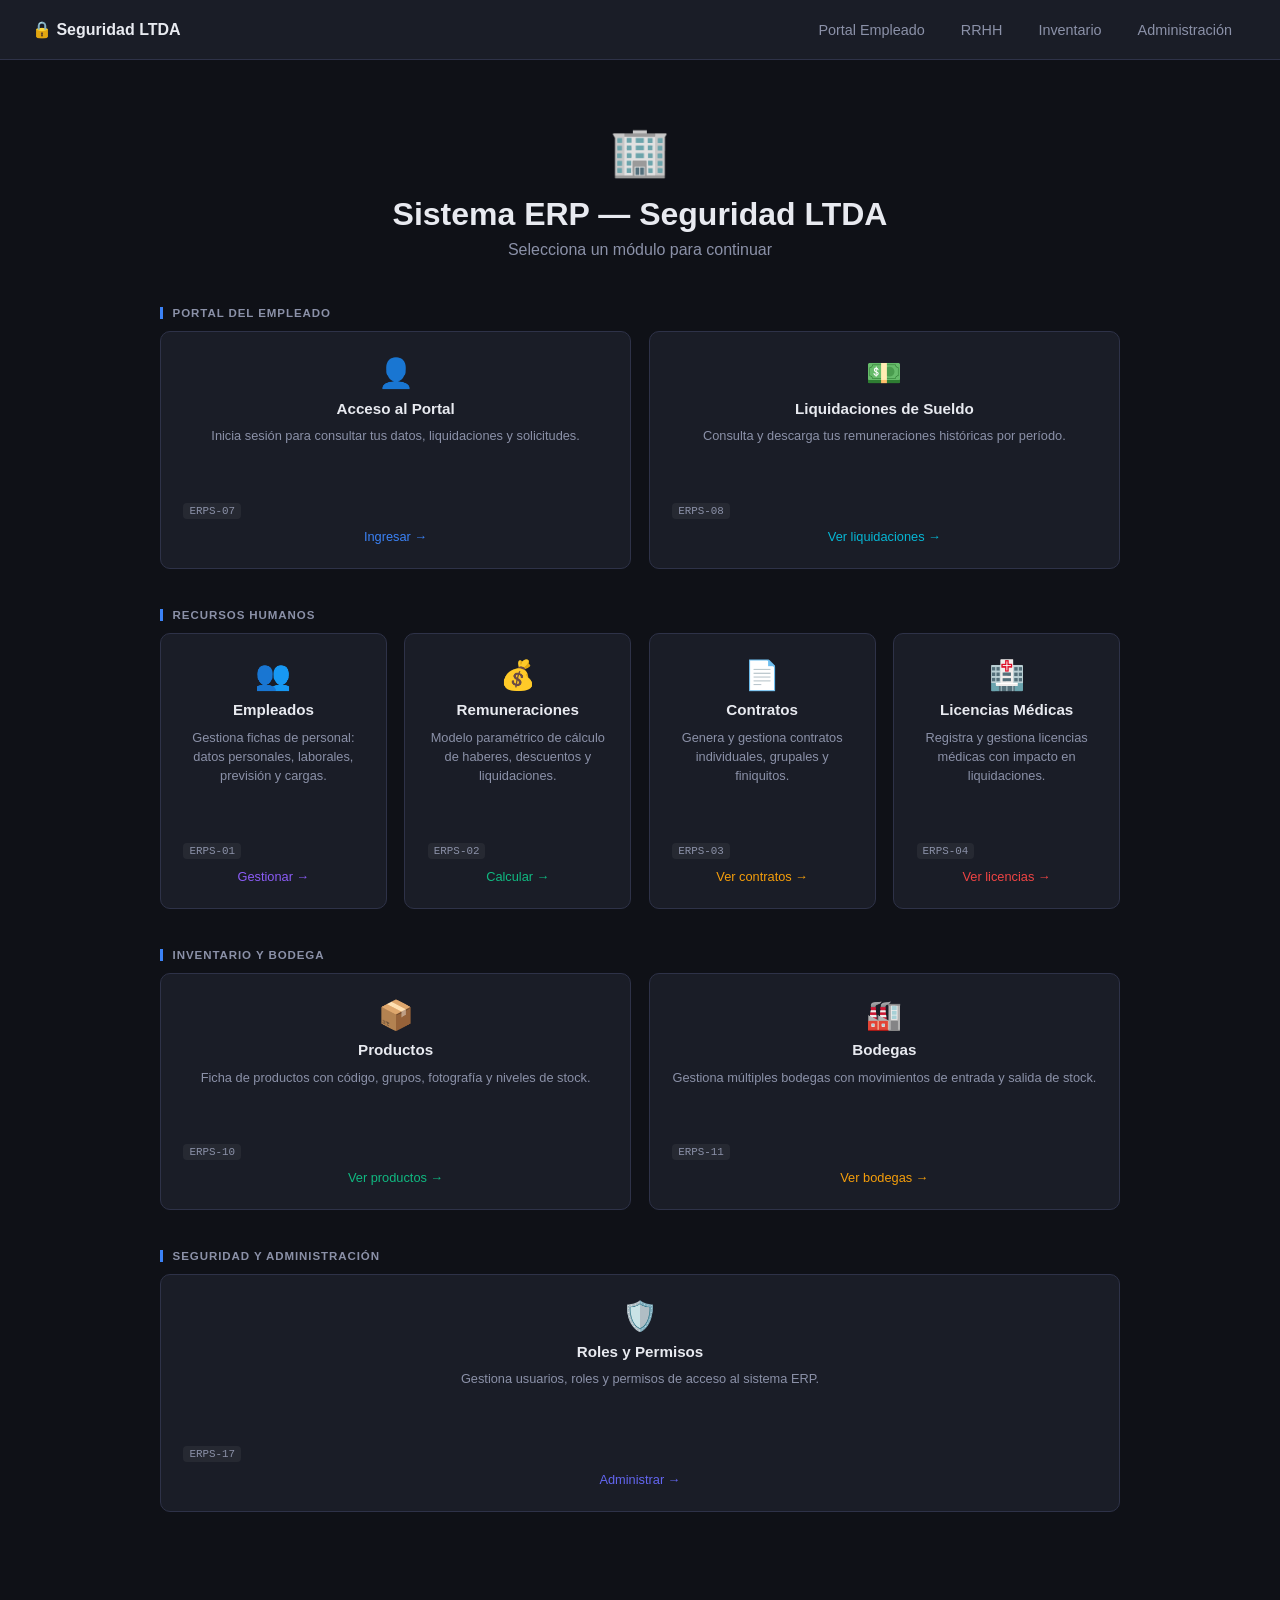
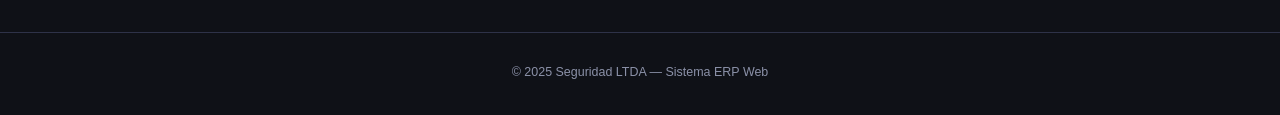
<file: index.html>
<!DOCTYPE html>
<html lang="es">
<head>
  <meta charset="UTF-8" />
  <meta name="viewport" content="width=device-width, initial-scale=1.0" />
  <title>ERP — Seguridad LTDA</title>
  <link rel="stylesheet" href="styles.css">
</head>
<body>

  <nav class="navbar">
    <a class="navbar-brand" href="index.html">🔒 Seguridad LTDA</a>
    <ul class="navbar-nav">
      <li><a href="modulos/portal empleado/ERPS 7/login.html">Portal Empleado</a></li>
      <li><a href="modulos/rrss/ERPS 1/crudempleado.html">RRHH</a></li>
      <li><a href="modulos/inventario/ERPS 10/productos.html">Inventario</a></li>
      <li><a href="modulos/seguridad y administracion/ERPS 17/index.html">Administración</a></li>
    </ul>
  </nav>

  <section class="hero">
    <div class="hero-icon">🏢</div>
    <h1>Sistema ERP — Seguridad LTDA</h1>
    <p>Selecciona un módulo para continuar</p>

    <!-- Portal Empleado -->
    <div class="section-label">Portal del Empleado</div>
    <div class="modules-grid">
      <a class="module-card" style="--card-accent:#3b82f6"
         href="modulos/portal empleado/ERPS 7/login.html">
        <div class="module-icon">👤</div>
        <h3>Acceso al Portal</h3>
        <p>Inicia sesión para consultar tus datos, liquidaciones y solicitudes.</p>
        <span class="module-erps">ERPS-07</span>
        <span class="module-arrow">Ingresar →</span>
      </a>
      <a class="module-card" style="--card-accent:#06b6d4"
         href="modulos/portal empleado/ERPS 8/crudliquidaciones.html">
        <div class="module-icon">💵</div>
        <h3>Liquidaciones de Sueldo</h3>
        <p>Consulta y descarga tus remuneraciones históricas por período.</p>
        <span class="module-erps">ERPS-08</span>
        <span class="module-arrow">Ver liquidaciones →</span>
      </a>
    </div>

    <!-- Recursos Humanos -->
    <div class="section-label">Recursos Humanos</div>
    <div class="modules-grid">
      <a class="module-card" style="--card-accent:#8b5cf6"
         href="modulos/rrss/ERPS 1/crudempleado.html">
        <div class="module-icon">👥</div>
        <h3>Empleados</h3>
        <p>Gestiona fichas de personal: datos personales, laborales, previsión y cargas.</p>
        <span class="module-erps">ERPS-01</span>
        <span class="module-arrow">Gestionar →</span>
      </a>
      <a class="module-card" style="--card-accent:#10b981"
         href="modulos/inventario/ERPS 2/liquidacion.html">
        <div class="module-icon">💰</div>
        <h3>Remuneraciones</h3>
        <p>Modelo paramétrico de cálculo de haberes, descuentos y liquidaciones.</p>
        <span class="module-erps">ERPS-02</span>
        <span class="module-arrow">Calcular →</span>
      </a>
      <a class="module-card" style="--card-accent:#f59e0b"
         href="modulos/rrss/ERPS 3/crudcontratos.html">
        <div class="module-icon">📄</div>
        <h3>Contratos</h3>
        <p>Genera y gestiona contratos individuales, grupales y finiquitos.</p>
        <span class="module-erps">ERPS-03</span>
        <span class="module-arrow">Ver contratos →</span>
      </a>
      <a class="module-card" style="--card-accent:#ef4444"
         href="modulos/rrss/ERPS 4/crudlicenciamedica.html">
        <div class="module-icon">🏥</div>
        <h3>Licencias Médicas</h3>
        <p>Registra y gestiona licencias médicas con impacto en liquidaciones.</p>
        <span class="module-erps">ERPS-04</span>
        <span class="module-arrow">Ver licencias →</span>
      </a>
    </div>

    <!-- Inventario -->
    <div class="section-label">Inventario y Bodega</div>
    <div class="modules-grid">
      <a class="module-card" style="--card-accent:#10b981"
         href="modulos/inventario/ERPS 10/productos.html">
        <div class="module-icon">📦</div>
        <h3>Productos</h3>
        <p>Ficha de productos con código, grupos, fotografía y niveles de stock.</p>
        <span class="module-erps">ERPS-10</span>
        <span class="module-arrow">Ver productos →</span>
      </a>
      <a class="module-card" style="--card-accent:#f59e0b"
         href="modulos/inventario/ERPS 11/bodegas.html">
        <div class="module-icon">🏭</div>
        <h3>Bodegas</h3>
        <p>Gestiona múltiples bodegas con movimientos de entrada y salida de stock.</p>
        <span class="module-erps">ERPS-11</span>
        <span class="module-arrow">Ver bodegas →</span>
      </a>
    </div>

    <!-- Seguridad -->
    <div class="section-label">Seguridad y Administración</div>
    <div class="modules-grid">
      <a class="module-card" style="--card-accent:#6366f1"
         href="modulos/seguridad y administracion/ERPS 17/index.html">
        <div class="module-icon">🛡️</div>
        <h3>Roles y Permisos</h3>
        <p>Gestiona usuarios, roles y permisos de acceso al sistema ERP.</p>
        <span class="module-erps">ERPS-17</span>
        <span class="module-arrow">Administrar →</span>
      </a>
    </div>

  </section>

  <footer class="footer">© 2025 Seguridad LTDA — Sistema ERP Web</footer>

</body>
</html>
</file>
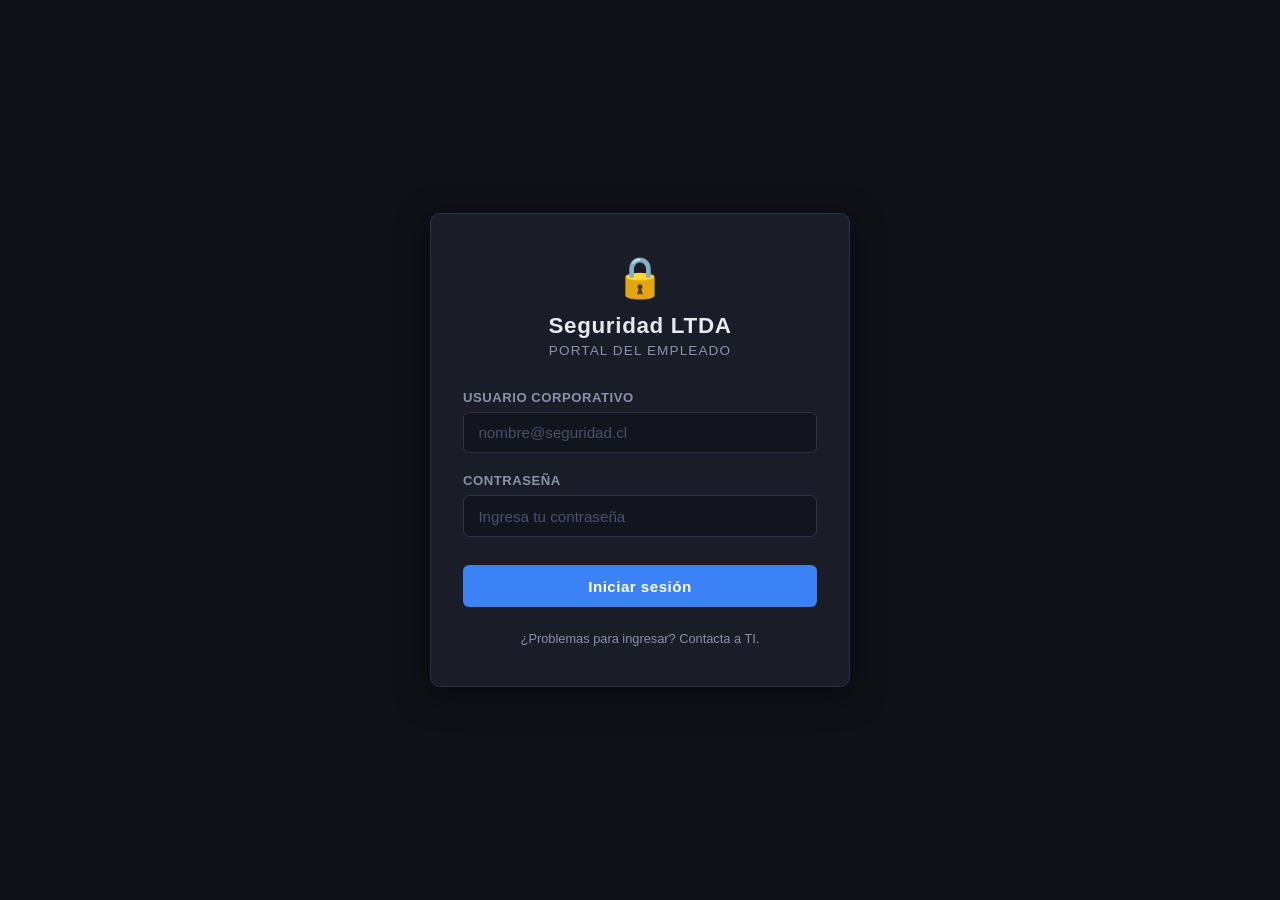
<file: modulos/seguridad y administracion/ERPS 17/index.html>
<!DOCTYPE html>
<html lang="es">
<head>
  <meta charset="UTF-8" />
  <meta name="viewport" content="width=device-width, initial-scale=1.0" />
  <title>Gestión de Roles — Seguridad LTDA</title>
  <link rel="stylesheet" href="style.css" />
</head>
<body>
  <!-- Barra de retorno al inicio -->
  <nav style="background:#1a1d27;border-bottom:1px solid #2e3248;padding:0.6rem 1.5rem;display:flex;align-items:center;gap:1rem;">
    <a href="../../index.html" style="color:#8b91a8;text-decoration:none;font-size:0.85rem;display:flex;align-items:center;gap:0.4rem;" onmouseover="this.style.color='#e8eaf0'" onmouseout="this.style.color='#8b91a8'">
      ← Inicio
    </a>
    <span style="color:#2e3248">|</span>
    <span style="color:#e8eaf0;font-size:0.85rem;font-weight:500;">🔒 Seguridad LTDA</span>
  </nav>


  <div class="dashboard-wrapper">

    <!-- Sidebar -->
    <aside class="sidebar">
      <div class="sidebar-header">
        <div class="logo-icon">🛡️</div>
        <h2>Seguridad LTDA</h2>
        <p id="roleLabel">Panel Administrador</p>
      </div>
      <nav class="sidebar-nav">
        <button class="nav-item active" onclick="showSection('usuarios')">👥 Ver Usuarios</button>
        <button class="nav-item" onclick="showSection('crear')">➕ Crear Usuario</button>
      </nav>
      <button class="btn-logout" id="logoutBtn">Cerrar sesión</button>
    </aside>

    <!-- Contenido principal -->
    <main class="main-content">

      <!-- Bienvenida -->
      <div class="welcome-bar">
        <span id="welcomeTitle">¡Bienvenido!</span>
      </div>

      <!-- Sección: Ver usuarios -->
      <section id="section-usuarios" class="section active">
        <h2>Usuarios del sistema</h2>
        <table class="users-table">
          <thead>
            <tr>
              <th>Usuario</th>
              <th>Rol</th>
            </tr>
          </thead>
          <tbody id="usersTableBody">
            <!-- se llena dinámicamente -->
          </tbody>
        </table>
      </section>

      <!-- Sección: Crear usuario -->
      <section id="section-crear" class="section">
        <h2>Crear nuevo usuario</h2>
        <div class="create-form">

          <div class="form-group">
            <label for="newUsername">Usuario corporativo</label>
            <input type="text" id="newUsername" placeholder="nombre@seguridad.cl" />
          </div>

          <div class="form-group">
            <label for="newPassword">Contraseña</label>
            <input type="password" id="newPassword" placeholder="Ingresa una contraseña" />
          </div>

          <div class="form-group">
            <label for="newRole">Rol</label>
            <select id="newRole">
              <option value="empleado">Empleado</option>
              <option value="admin">Administrador</option>
              <option value="rrhh">RRHH</option>
              <option value="bodeguero">Bodeguero</option>
            </select>
          </div>

          <div class="alert alert-error" id="createError" hidden>
            Completa todos los campos.
          </div>

          <div class="alert alert-success" id="createSuccess" hidden>
            Usuario creado correctamente.
          </div>

          <button class="btn-login" onclick="createUser()">Crear usuario</button>
        </div>
      </section>

    </main>
  </div>

  <script src="admin.js"></script>
</body>
</html>
</file>
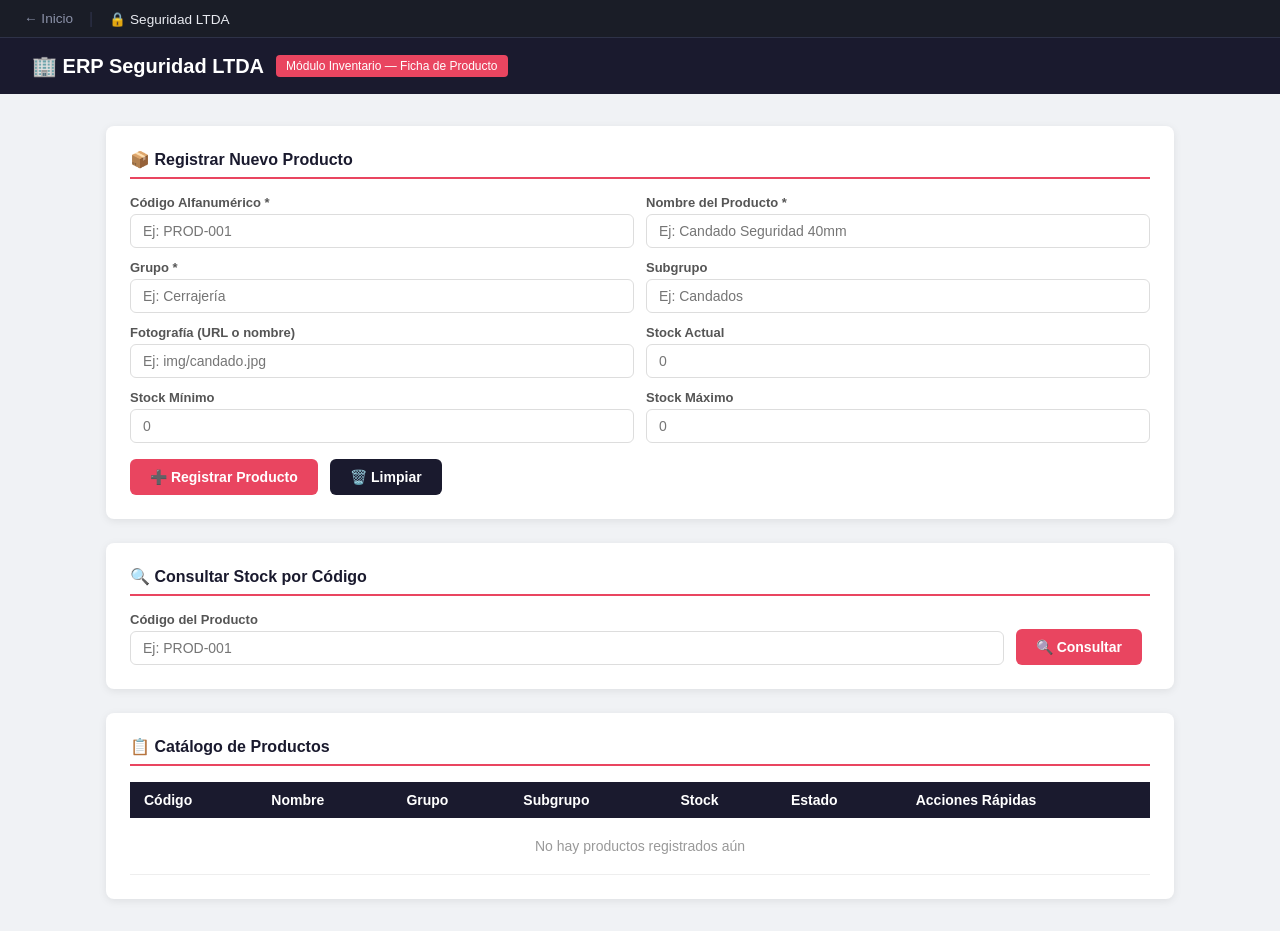
<file: modulos/inventario/ERPS 10/productos.html>
<!DOCTYPE html>
<html lang="es">
<head>
  <meta charset="UTF-8">
  <meta name="viewport" content="width=device-width, initial-scale=1.0">
  <title>ERP Seguridad LTDA — Ficha de Producto</title>
  <link rel="stylesheet" href="style.css">
</head>
<body>
  <!-- Barra de retorno al inicio -->
  <nav style="background:#1a1d27;border-bottom:1px solid #2e3248;padding:0.6rem 1.5rem;display:flex;align-items:center;gap:1rem;">
    <a href="../../../index.html" style="color:#8b91a8;text-decoration:none;font-size:0.85rem;display:flex;align-items:center;gap:0.4rem;" onmouseover="this.style.color='#e8eaf0'" onmouseout="this.style.color='#8b91a8'">
      ← Inicio
    </a>
    <span style="color:#2e3248">|</span>
    <span style="color:#e8eaf0;font-size:0.85rem;font-weight:500;">🔒 Seguridad LTDA</span>
  </nav>


<header>
  <h1>🏢 ERP Seguridad LTDA</h1>
  <span>Módulo Inventario — Ficha de Producto</span>
</header>

<div class="container">

  <div class="card">
    <h2>📦 Registrar Nuevo Producto</h2>
    <div class="form-grid">
      <div class="form-group">
        <label>Código Alfanumérico *</label>
        <input type="text" id="codigo" placeholder="Ej: PROD-001">
      </div>
      <div class="form-group">
        <label>Nombre del Producto *</label>
        <input type="text" id="nombre" placeholder="Ej: Candado Seguridad 40mm">
      </div>
      <div class="form-group">
        <label>Grupo *</label>
        <input type="text" id="grupo" placeholder="Ej: Cerrajería">
      </div>
      <div class="form-group">
        <label>Subgrupo</label>
        <input type="text" id="subgrupo" placeholder="Ej: Candados">
      </div>
      <div class="form-group">
        <label>Fotografía (URL o nombre)</label>
        <input type="text" id="fotografia" placeholder="Ej: img/candado.jpg">
      </div>
      <div class="form-group">
        <label>Stock Actual</label>
        <input type="number" id="stockActual" placeholder="0" min="0">
      </div>
      <div class="form-group">
        <label>Stock Mínimo</label>
        <input type="number" id="stockMinimo" placeholder="0" min="0">
      </div>
      <div class="form-group">
        <label>Stock Máximo</label>
        <input type="number" id="stockMaximo" placeholder="0" min="0">
      </div>
    </div>
    <button class="btn btn-primary" onclick="registrarProducto()">➕ Registrar Producto</button>
    <button class="btn btn-secondary" onclick="limpiarFormulario()">🗑️ Limpiar</button>
    <div class="alert alert-success" id="alertSuccess"></div>
    <div class="alert alert-error" id="alertError"></div>
  </div>

  <div class="card">
    <h2>🔍 Consultar Stock por Código</h2>
    <div class="stock-form">
      <div class="form-group">
        <label>Código del Producto</label>
        <input type="text" id="codigoConsulta" placeholder="Ej: PROD-001">
      </div>
      <button class="btn btn-primary" onclick="consultarStock()" style="margin-top:0">🔍 Consultar</button>
    </div>
    <div class="alert" id="alertStock"></div>
  </div>

  <div class="card">
    <h2>📋 Catálogo de Productos</h2>
    <table>
      <thead>
        <tr>
          <th>Código</th>
          <th>Nombre</th>
          <th>Grupo</th>
          <th>Subgrupo</th>
          <th>Stock</th>
          <th>Estado</th>
          <th>Acciones Rápidas</th>
        </tr>
      </thead>
      <tbody id="tablaCatalogo">
        <tr><td colspan="7" style="text-align:center;color:#999;padding:20px">No hay productos registrados aún</td></tr>
      </tbody>
    </table>
  </div>

</div>

<!-- MODAL VENTA -->
<div class="modal-overlay" id="modalVenta">
  <div class="modal">
    <h3>🛒 Registrar Venta</h3>
    <div class="modal-info">
      Producto: <span id="ventaNombre"></span><br>
      Stock disponible: <span id="ventaStock"></span> unidades
    </div>
    <div class="form-group">
      <label>Cantidad a vender</label>
      <input type="number" id="ventaCantidad" placeholder="0" min="1">
    </div>
    <div class="alert alert-error" id="alertVenta"></div>
    <div class="modal-actions">
      <button class="btn btn-cancel btn-sm" onclick="cerrarModal('modalVenta')">Cancelar</button>
      <button class="btn btn-primary btn-sm" onclick="confirmarVenta()" style="margin-top:0">Confirmar Venta</button>
    </div>
  </div>
</div>

<!-- MODAL COMPRA -->
<div class="modal-overlay" id="modalCompra">
  <div class="modal">
    <h3>📥 Registrar Compra</h3>
    <div class="modal-info">
      Producto: <span id="compraNombre"></span><br>
      Stock actual: <span id="compraStock"></span> unidades
    </div>
    <div class="form-group">
      <label>Cantidad a ingresar</label>
      <input type="number" id="compraCantidad" placeholder="0" min="1">
    </div>
    <div class="alert alert-success" id="alertCompra"></div>
    <div class="modal-actions">
      <button class="btn btn-cancel btn-sm" onclick="cerrarModal('modalCompra')">Cancelar</button>
      <button class="btn btn-success btn-sm" onclick="confirmarCompra()" style="margin-top:0">Confirmar Compra</button>
    </div>
  </div>
</div>

<script src="app.js"></script>
</body>
</html>
</file>
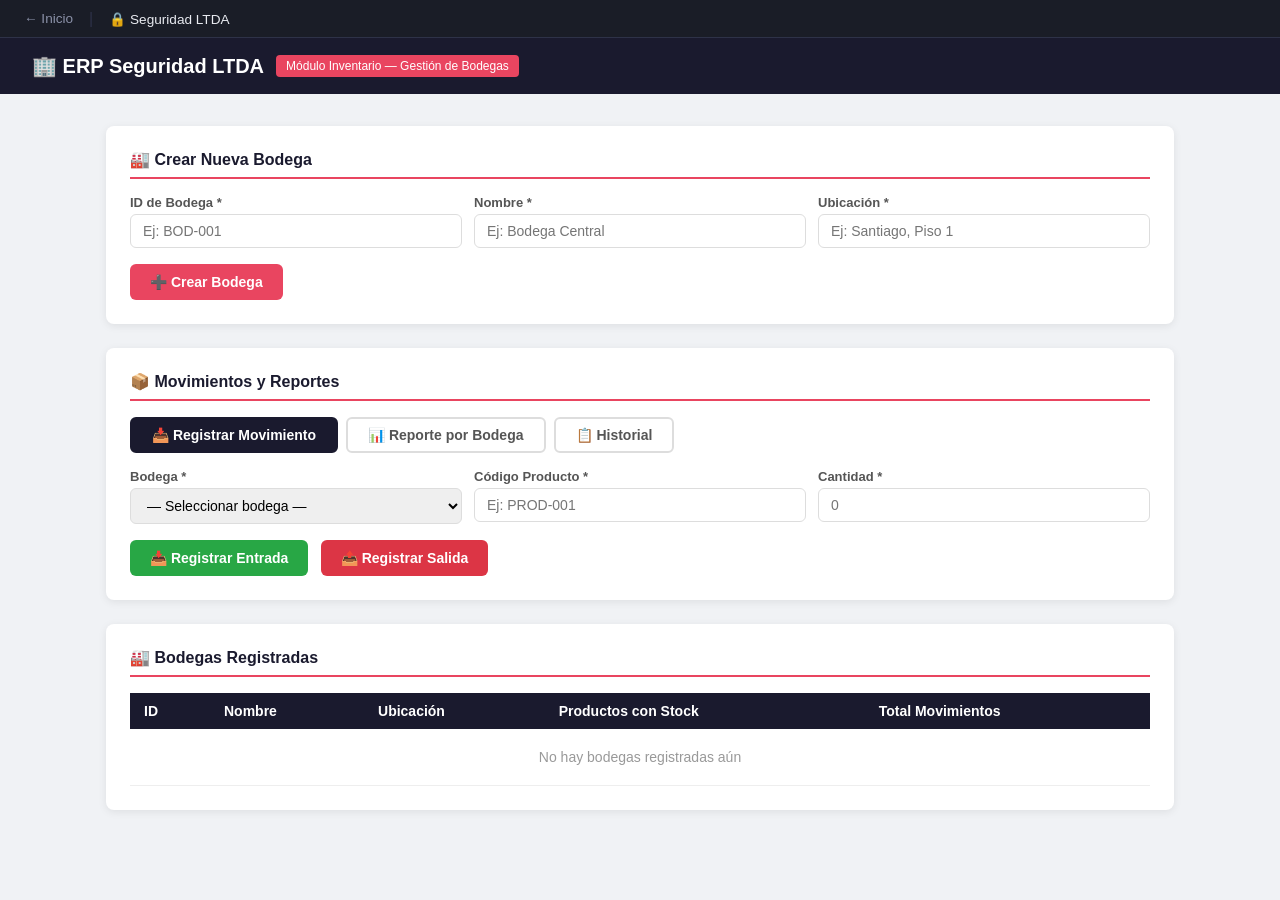
<file: modulos/inventario/ERPS 11/bodegas.html>
<!DOCTYPE html>
<html lang="es">
<head>
  <meta charset="UTF-8">
  <meta name="viewport" content="width=device-width, initial-scale=1.0">
  <title>ERP Seguridad LTDA — Gestión de Bodegas</title>
  <link rel="stylesheet" href="style.css">
</head>
<body>
  <!-- Barra de retorno al inicio -->
  <nav style="background:#1a1d27;border-bottom:1px solid #2e3248;padding:0.6rem 1.5rem;display:flex;align-items:center;gap:1rem;">
    <a href="../../../index.html" style="color:#8b91a8;text-decoration:none;font-size:0.85rem;display:flex;align-items:center;gap:0.4rem;" onmouseover="this.style.color='#e8eaf0'" onmouseout="this.style.color='#8b91a8'">
      ← Inicio
    </a>
    <span style="color:#2e3248">|</span>
    <span style="color:#e8eaf0;font-size:0.85rem;font-weight:500;">🔒 Seguridad LTDA</span>
  </nav>


<header>
  <h1>🏢 ERP Seguridad LTDA</h1>
  <span>Módulo Inventario — Gestión de Bodegas</span>
</header>

<div class="container">

  <!-- CREAR BODEGA -->
  <div class="card">
    <h2>🏭 Crear Nueva Bodega</h2>
    <div class="form-grid">
      <div class="form-group">
        <label>ID de Bodega *</label>
        <input type="text" id="bodegaId" placeholder="Ej: BOD-001">
      </div>
      <div class="form-group">
        <label>Nombre *</label>
        <input type="text" id="bodegaNombre" placeholder="Ej: Bodega Central">
      </div>
      <div class="form-group">
        <label>Ubicación *</label>
        <input type="text" id="bodegaUbicacion" placeholder="Ej: Santiago, Piso 1">
      </div>
    </div>
    <button class="btn btn-primary" onclick="crearBodega()">➕ Crear Bodega</button>
    <div class="alert alert-success" id="alertSuccess"></div>
    <div class="alert alert-error" id="alertError"></div>
  </div>

  <!-- MOVIMIENTOS Y REPORTE -->
  <div class="card">
    <h2>📦 Movimientos y Reportes</h2>
    <div class="tabs">
      <div class="tab active" onclick="cambiarTab('tabMovimiento')">📥 Registrar Movimiento</div>
      <div class="tab" onclick="cambiarTab('tabReporte')">📊 Reporte por Bodega</div>
      <div class="tab" onclick="cambiarTab('tabHistorial')">📋 Historial</div>
    </div>

    <div class="tab-content active" id="tabMovimiento">
      <div class="form-grid">
        <div class="form-group">
          <label>Bodega *</label>
          <select id="movBodega">
            <option value="">— Seleccionar bodega —</option>
          </select>
        </div>
        <div class="form-group">
          <label>Código Producto *</label>
          <input type="text" id="movProducto" placeholder="Ej: PROD-001">
        </div>
        <div class="form-group">
          <label>Cantidad *</label>
          <input type="number" id="movCantidad" placeholder="0" min="1">
        </div>
      </div>
      <button class="btn btn-success" onclick="registrarMovimiento('ENTRADA')">📥 Registrar Entrada</button>
      <button class="btn btn-danger" onclick="registrarMovimiento('SALIDA')">📤 Registrar Salida</button>
      <div class="alert alert-success" id="alertMov"></div>
      <div class="alert alert-error" id="alertMovError"></div>
    </div>

    <div class="tab-content" id="tabReporte">
      <div style="display:flex; gap:12px; align-items:flex-end;">
        <div class="form-group" style="flex:1">
          <label>Seleccionar Bodega</label>
          <select id="reporteBodega">
            <option value="">— Seleccionar bodega —</option>
          </select>
        </div>
        <button class="btn btn-secondary" onclick="verReporte()" style="margin-top:0">📊 Ver Reporte</button>
      </div>
      <div id="reporteContenido"></div>
    </div>

    <div class="tab-content" id="tabHistorial">
      <div style="display:flex; gap:12px; align-items:flex-end; margin-bottom:16px;">
        <div class="form-group" style="flex:1">
          <label>Seleccionar Bodega</label>
          <select id="historialBodega">
            <option value="">— Seleccionar bodega —</option>
          </select>
        </div>
        <button class="btn btn-secondary" onclick="verHistorial()" style="margin-top:0">📋 Ver Historial</button>
      </div>
      <table>
        <thead>
          <tr>
            <th>Tipo</th>
            <th>Producto</th>
            <th>Cantidad</th>
            <th>Fecha</th>
          </tr>
        </thead>
        <tbody id="tablaHistorial">
          <tr><td colspan="4" style="text-align:center;color:#999;padding:20px">Selecciona una bodega para ver el historial</td></tr>
        </tbody>
      </table>
    </div>
  </div>

  <!-- LISTA BODEGAS -->
  <div class="card">
    <h2>🏭 Bodegas Registradas</h2>
    <table>
      <thead>
        <tr>
          <th>ID</th>
          <th>Nombre</th>
          <th>Ubicación</th>
          <th>Productos con Stock</th>
          <th>Total Movimientos</th>
        </tr>
      </thead>
      <tbody id="tablaBodegas">
        <tr><td colspan="5" style="text-align:center;color:#999;padding:20px">No hay bodegas registradas aún</td></tr>
      </tbody>
    </table>
  </div>

</div>

<script src="app.js"></script>
</body>
</html>
</file>
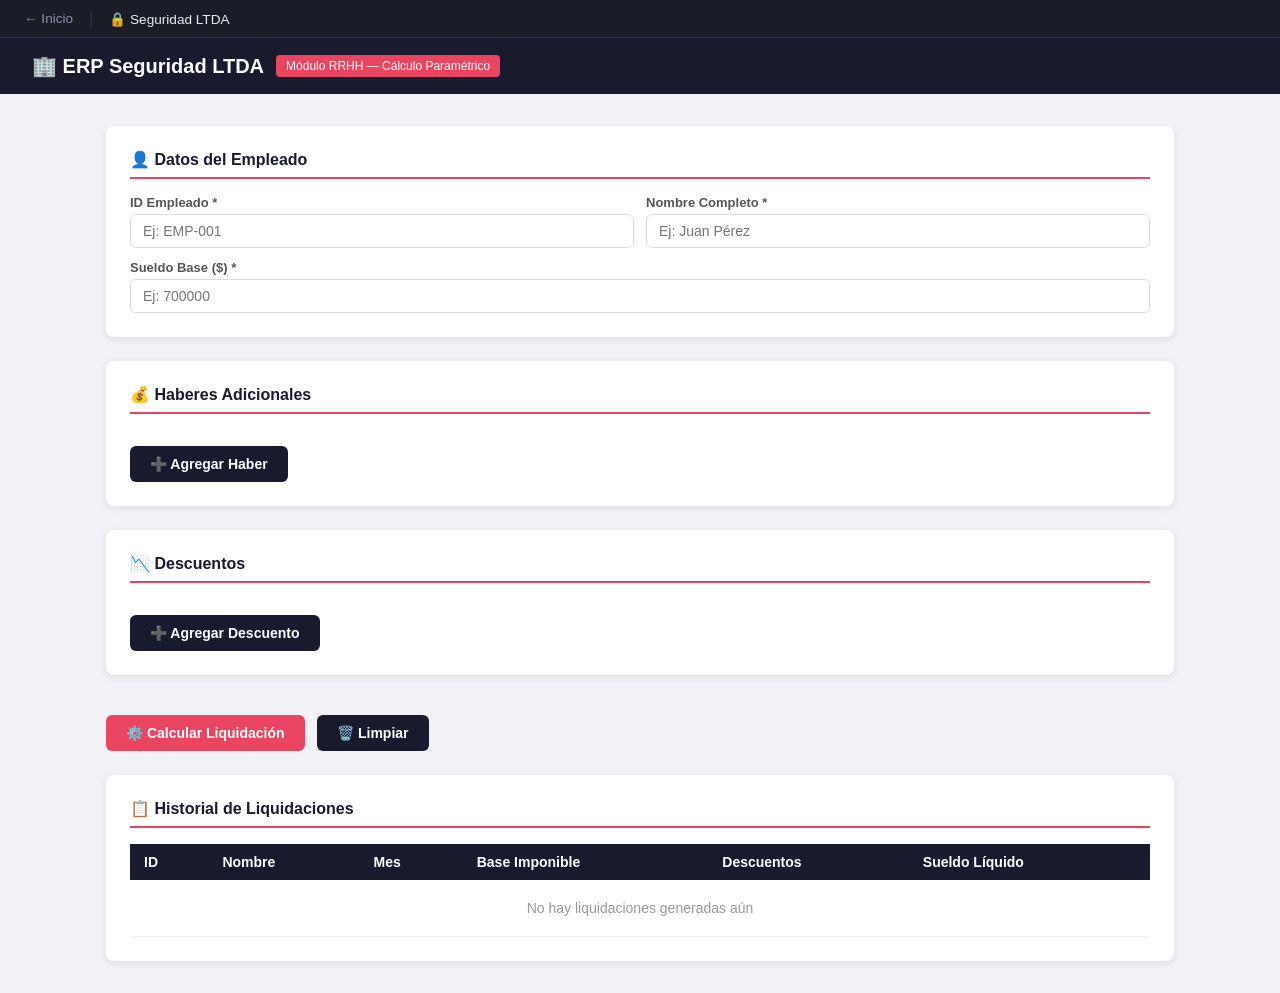
<file: modulos/inventario/ERPS 2/liquidacion.html>
<!DOCTYPE html>
<html lang="es">
<head>
  <meta charset="UTF-8">
  <meta name="viewport" content="width=device-width, initial-scale=1.0">
  <title>ERP Seguridad LTDA — Liquidación de Sueldo</title>
  <link rel="stylesheet" href="style.css">
</head>
<body>
  <!-- Barra de retorno al inicio -->
  <nav style="background:#1a1d27;border-bottom:1px solid #2e3248;padding:0.6rem 1.5rem;display:flex;align-items:center;gap:1rem;">
    <a href="../../../index.html" style="color:#8b91a8;text-decoration:none;font-size:0.85rem;display:flex;align-items:center;gap:0.4rem;" onmouseover="this.style.color='#e8eaf0'" onmouseout="this.style.color='#8b91a8'">
      ← Inicio
    </a>
    <span style="color:#2e3248">|</span>
    <span style="color:#e8eaf0;font-size:0.85rem;font-weight:500;">🔒 Seguridad LTDA</span>
  </nav>


<header>
  <h1>🏢 ERP Seguridad LTDA</h1>
  <span>Módulo RRHH — Cálculo Paramétrico</span>
</header>

<div class="container">

  <!-- DATOS DEL EMPLEADO -->
  <div class="card">
    <h2>👤 Datos del Empleado</h2>
    <div class="form-grid">
      <div class="form-group">
        <label>ID Empleado *</label>
        <input type="text" id="empleadoId" placeholder="Ej: EMP-001">
      </div>
      <div class="form-group">
        <label>Nombre Completo *</label>
        <input type="text" id="nombreEmpleado" placeholder="Ej: Juan Pérez">
      </div>
      <div class="form-group" style="grid-column: span 2">
        <label>Sueldo Base ($) *</label>
        <input type="number" id="sueldoBase" placeholder="Ej: 700000" min="0">
      </div>
    </div>
    <div class="alert alert-error" id="alertError"></div>
  </div>

  <!-- HABERES -->
  <div class="card">
    <h2>💰 Haberes Adicionales</h2>
    <div id="haberesContainer"></div>
    <button class="btn btn-secondary" onclick="agregarHaber()">➕ Agregar Haber</button>
  </div>

  <!-- DESCUENTOS -->
  <div class="card">
    <h2>📉 Descuentos</h2>
    <div id="descuentosContainer"></div>
    <button class="btn btn-secondary" onclick="agregarDescuento()">➕ Agregar Descuento</button>
  </div>

  <!-- BOTONES -->
  <div style="margin-bottom: 24px;">
    <button class="btn btn-primary" onclick="calcularLiquidacion()">⚙️ Calcular Liquidación</button>
    <button class="btn btn-secondary" onclick="limpiarFormulario()">🗑️ Limpiar</button>
  </div>

  <!-- RESULTADO -->
  <div class="card resultado-box" id="resultadoBox">
    <h3>📄 Resultado de la Liquidación</h3>
    <div class="resultado-grid">
      <div class="resultado-item">
        <label>Sueldo Base</label>
        <span id="resSueldoBase">$0</span>
      </div>
      <div class="resultado-item positivo">
        <label>Total Haberes</label>
        <span id="resTotalHaberes">$0</span>
      </div>
      <div class="resultado-item">
        <label>Base Imponible</label>
        <span id="resBaseImponible">$0</span>
      </div>
      <div class="resultado-item negativo">
        <label>Total Descuentos</label>
        <span id="resTotalDescuentos">$0</span>
      </div>
      <div class="resultado-item total" style="grid-column: span 2">
        <label>💵 Sueldo Líquido</label>
        <span id="resSueldoLiquido">$0</span>
      </div>
    </div>
  </div>

  <!-- HISTORIAL -->
  <div class="card">
    <h2>📋 Historial de Liquidaciones</h2>
    <table>
      <thead>
        <tr>
          <th>ID</th>
          <th>Nombre</th>
          <th>Mes</th>
          <th>Base Imponible</th>
          <th>Descuentos</th>
          <th>Sueldo Líquido</th>
        </tr>
      </thead>
      <tbody id="tablaHistorial">
        <tr><td colspan="6" class="historial-vacio">No hay liquidaciones generadas aún</td></tr>
      </tbody>
    </table>
  </div>

</div>

<script src="app.js"></script>
</body>
</html>
</file>
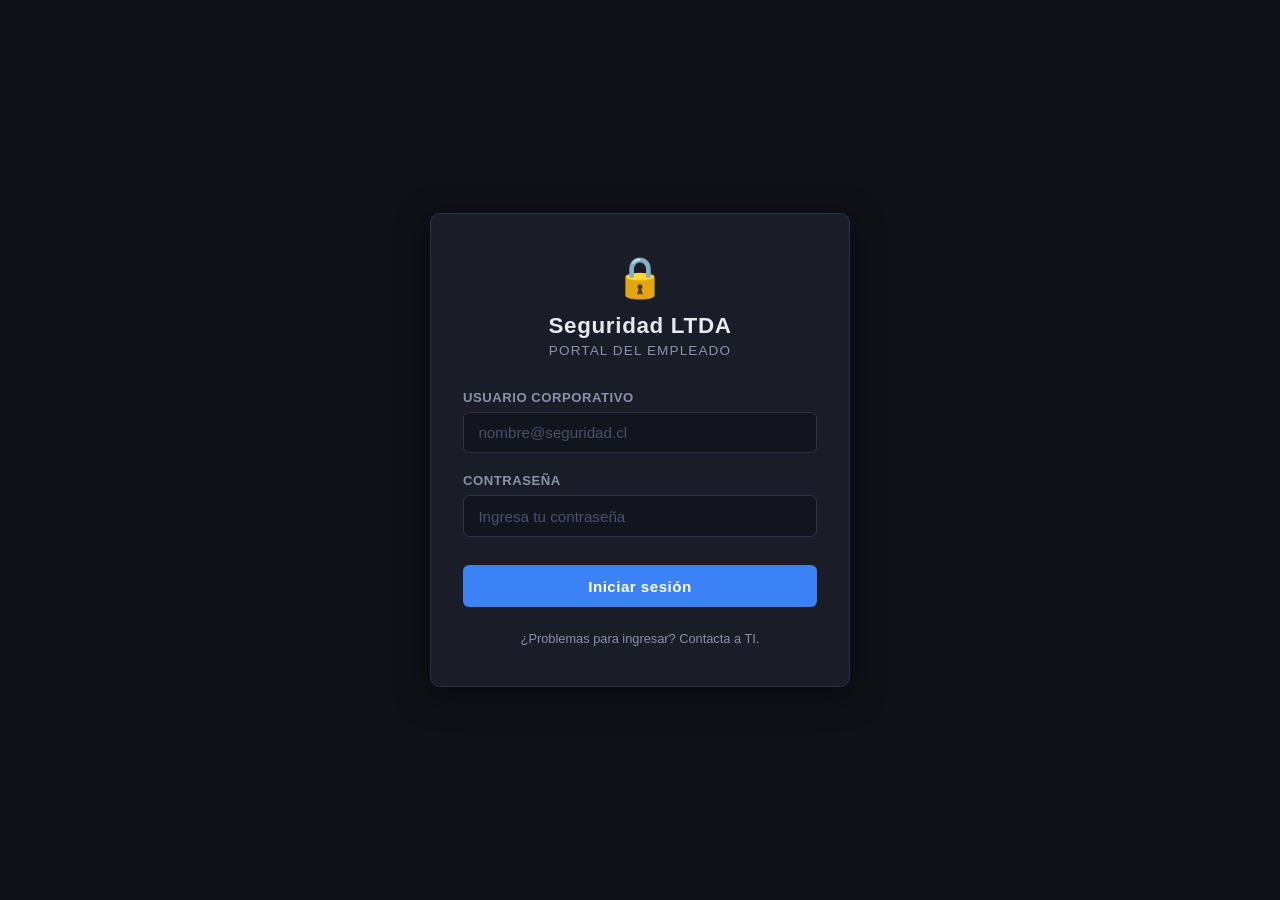
<file: modulos/portal empleado/ERPS 7/dashboard.html>
<!DOCTYPE html>
<html lang="es">
<head>
  <meta charset="UTF-8" />
  <meta name="viewport" content="width=device-width, initial-scale=1.0" />
  <title>Dashboard — Portal del Empleado</title>
  <link rel="stylesheet" href="style.css" />
</head>
<body>

  <div class="login-wrapper">
    <div class="login-card">

      <div class="login-header">
        <div class="logo-icon" id="roleIcon">✅</div>
        <h1 class="company-name" id="welcomeTitle">¡Bienvenido!</h1>
        <p class="portal-label" id="roleLabel">Portal del Empleado — Seguridad LTDA</p>
      </div>

      <div class="credentials-hint" id="roleContent">
        <!-- contenido dinámico según rol -->
      </div>

      <div style="display:flex;flex-direction:column;gap:0.75rem;margin-top:1.5rem">
        <a href="../ERPS 8/crudliquidaciones.html"
           style="display:block;text-align:center;text-decoration:none;padding:0.65rem 1rem;
                  border-radius:8px;background:#1e293b;color:#e8eaf0;font-size:0.9rem;
                  border:1px solid #2e3248;transition:border-color 0.2s;"
           onmouseover="this.style.borderColor='#3b82f6'"
           onmouseout="this.style.borderColor='#2e3248'">
          💵 Mis liquidaciones
        </a>
        <a href="../../../index.html"
           style="display:block;text-align:center;text-decoration:none;padding:0.65rem 1rem;
                  border-radius:8px;background:#1e293b;color:#8b91a8;font-size:0.9rem;
                  border:1px solid #2e3248;">
          ← Volver al inicio
        </a>
      </div>
      <a href="login.html" class="btn-login" id="logoutBtn"
        style="display:block; text-align:center; text-decoration:none; margin-top:1.5rem;">
        Cerrar sesión
      </a>

    </div>
  </div>

  <script src="dashboard.js"></script>
</body>
</html>
</file>
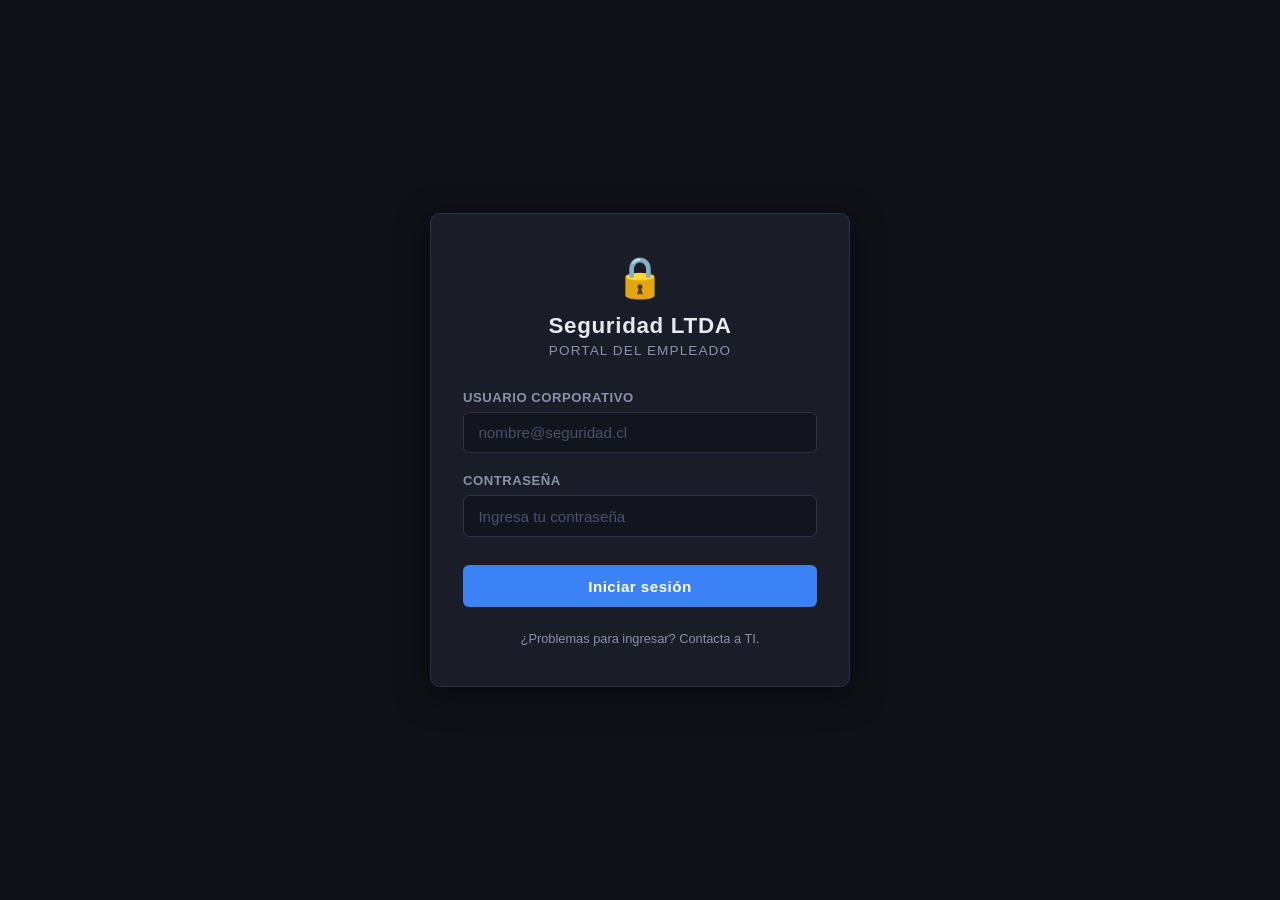
<file: modulos/portal empleado/ERPS 7/login.html>
<!DOCTYPE html>
<html lang="es">
<head>
  <meta charset="UTF-8" />
  <meta name="viewport" content="width=device-width, initial-scale=1.0" />
  <title>Portal del Empleado — Seguridad LTDA</title>
  <link rel="stylesheet" href="style.css" />
</head>
<body>

  <div class="login-wrapper">
    <div class="login-card">

      <div class="login-header">
        <div class="logo-icon">🔒</div>
        <h1 class="company-name">Seguridad LTDA</h1>
        <p class="portal-label">Portal del Empleado</p>
      </div>

      <form id="loginForm">

        <div class="form-group">
          <label for="username">Usuario corporativo</label>
          <input
            type="text"
            id="username"
            name="username"
            placeholder="nombre@seguridad.cl"
            autocomplete="username"
            required
          />
        </div>

        <div class="form-group">
          <label for="password">Contraseña</label>
          <input
            type="password"
            id="password"
            name="password"
            placeholder="Ingresa tu contraseña"
            autocomplete="current-password"
            required
          />
        </div>

        <div class="alert alert-error" id="loginError" hidden>
          Credenciales inválidas. Verifica tu usuario y contraseña.
        </div>

        <button type="submit" class="btn-login">
          Iniciar sesión
        </button>

      </form>

      <p class="help-text">¿Problemas para ingresar? Contacta a TI.</p>
    </div>
  </div>

  <script src="login.js"></script>
</body>
</html>
</file>
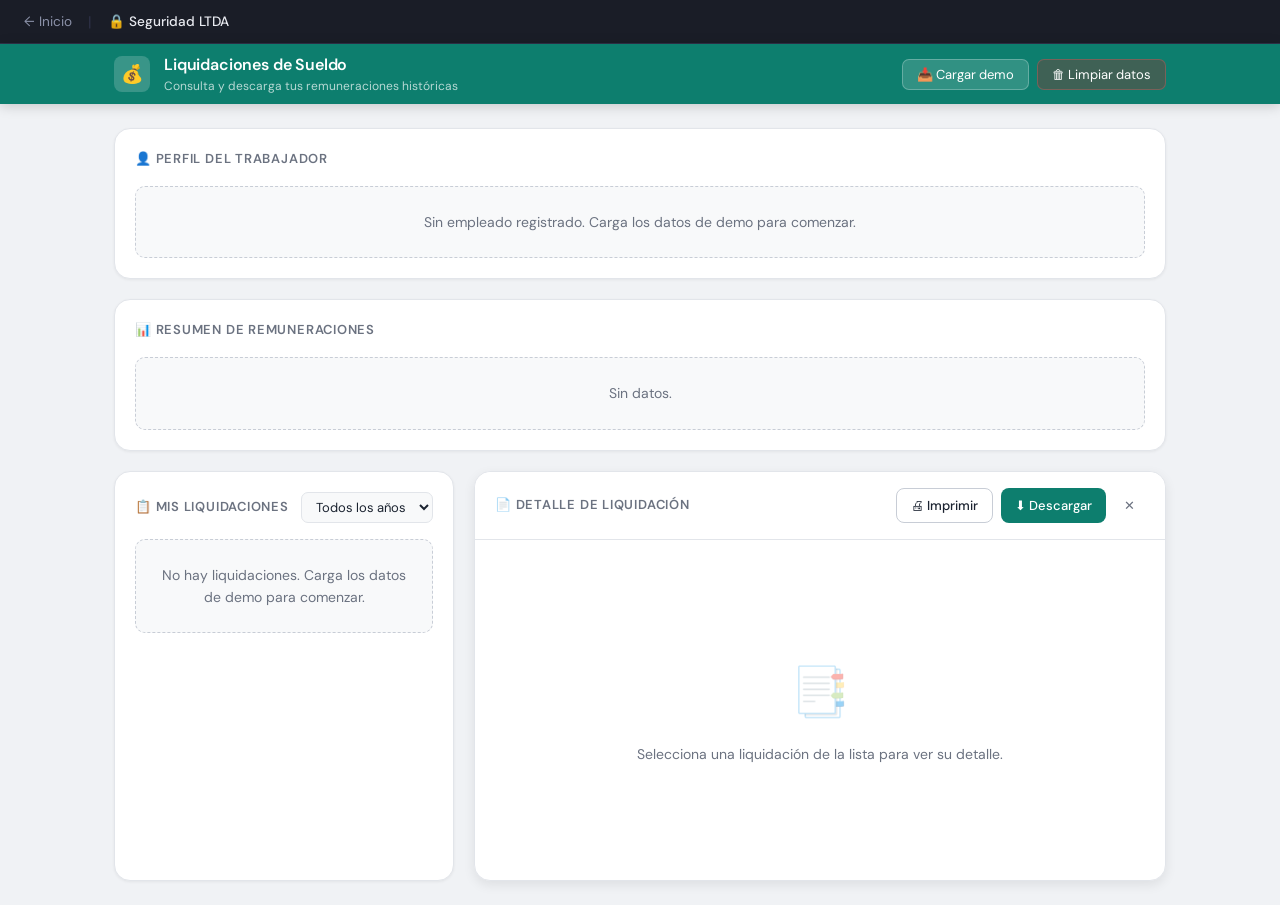
<file: modulos/portal empleado/ERPS 8/crudliquidaciones.html>
<!DOCTYPE html>
<html lang="es">
<head>
  <meta charset="UTF-8" />
  <meta name="viewport" content="width=device-width, initial-scale=1.0" />
  <title>Liquidaciones de Sueldo</title>
  <link rel="stylesheet" href="styles.css" />
</head>
<body>
  <!-- Barra de retorno al inicio -->
  <nav style="background:#1a1d27;border-bottom:1px solid #2e3248;padding:0.6rem 1.5rem;display:flex;align-items:center;gap:1rem;">
    <a href="../../../index.html" style="color:#8b91a8;text-decoration:none;font-size:0.85rem;display:flex;align-items:center;gap:0.4rem;" onmouseover="this.style.color='#e8eaf0'" onmouseout="this.style.color='#8b91a8'">
      ← Inicio
    </a>
    <span style="color:#2e3248">|</span>
    <span style="color:#e8eaf0;font-size:0.85rem;font-weight:500;">🔒 Seguridad LTDA</span>
  </nav>


  <!-- HEADER -->
  <header class="header">
    <div class="header-inner">
      <div class="header-icon">💰</div>
      <div class="header-texts">
        <h1 class="header-title">Liquidaciones de Sueldo</h1>
        <p class="header-sub">Consulta y descarga tus remuneraciones históricas</p>
      </div>
      <div class="header-actions">
        <button class="btn-header" id="btn-demo">📥 Cargar demo</button>
        <button class="btn-header btn-header--danger" id="btn-limpiar">🗑 Limpiar datos</button>
      </div>
    </div>
  </header>

  <!-- MAIN LAYOUT -->
  <div class="contenedor">

    <!-- Alerta -->
    <div id="alerta" class="alerta oculto"></div>

    <!-- PERFIL -->
    <section class="zona-perfil card">
      <p class="card-titulo">👤 Perfil del Trabajador</p>
      <div id="perfil-contenido"></div>
    </section>

    <!-- RESUMEN ANUAL -->
    <section class="zona-resumen card">
      <p class="card-titulo">📊 Resumen de Remuneraciones</p>
      <div id="resumen-contenido"></div>
    </section>

    <!-- LISTA -->
    <section class="zona-lista card">
      <div class="lista-header">
        <p class="card-titulo" style="margin-bottom:0">📋 Mis Liquidaciones</p>
        <div class="lista-filtro">
          <select id="filtro-año" title="Filtrar por año">
            <option value="todos">Todos los años</option>
          </select>
        </div>
      </div>
      <div class="lista-items" id="lista-liquidaciones"></div>
    </section>

    <!-- DETALLE -->
    <section class="zona-detalle panel-detalle" id="panel-detalle">
      <div class="panel-header">
        <span class="panel-header-titulo">📄 Detalle de Liquidación</span>
        <div class="panel-acciones">
          <button class="btn btn--outline" id="btn-imprimir">🖨 Imprimir</button>
          <button class="btn btn--teal"    id="btn-descargar">⬇ Descargar</button>
          <button class="btn btn--ghost"   id="btn-cerrar">✕</button>
        </div>
      </div>
      <div class="panel-body">
        <div class="panel-vacio" id="panel-vacio">
          <div class="panel-vacio-icon">📑</div>
          <p>Selecciona una liquidación de la lista para ver su detalle.</p>
        </div>
        <div id="detalle-contenido"></div>
      </div>
    </section>

  </div>

  <script src="storage.js"></script>
  <script src="app.js"></script>
</body>
</html>
</file>
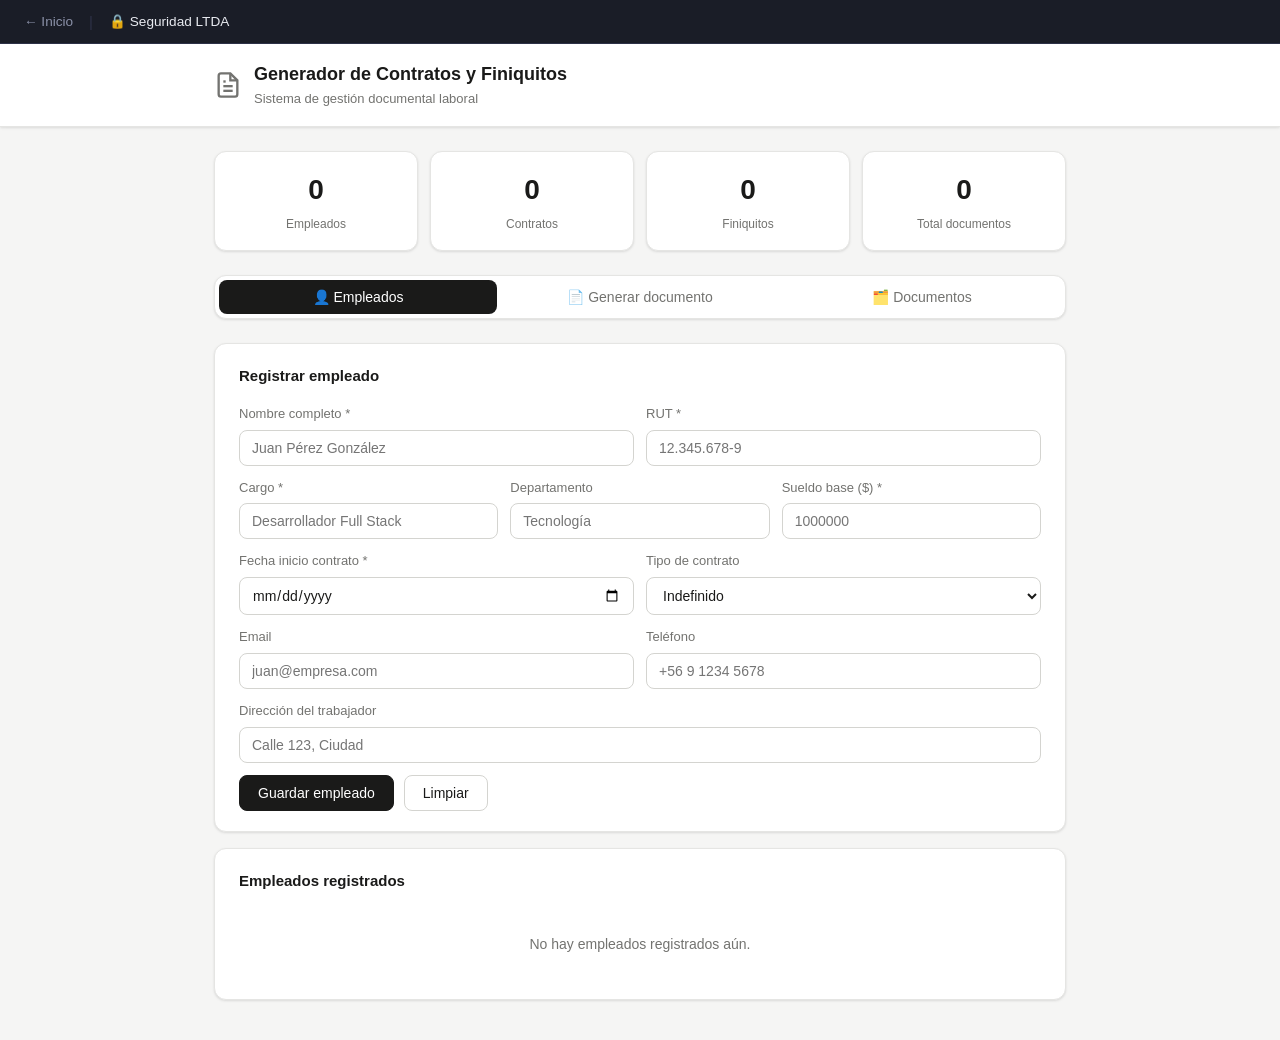
<file: modulos/rrss/ERPS 3/crudcontratos.html>
<!DOCTYPE html>
<html lang="es">
<head>
  <meta charset="UTF-8" />
  <meta name="viewport" content="width=device-width, initial-scale=1.0" />
  <title>Generador de Contratos y Finiquitos</title>
  <link rel="stylesheet" href="styles.css" />
</head>
<body>
  <!-- Barra de retorno al inicio -->
  <nav style="background:#1a1d27;border-bottom:1px solid #2e3248;padding:0.6rem 1.5rem;display:flex;align-items:center;gap:1rem;">
    <a href="../../../index.html" style="color:#8b91a8;text-decoration:none;font-size:0.85rem;display:flex;align-items:center;gap:0.4rem;" onmouseover="this.style.color='#e8eaf0'" onmouseout="this.style.color='#8b91a8'">
      ← Inicio
    </a>
    <span style="color:#2e3248">|</span>
    <span style="color:#e8eaf0;font-size:0.85rem;font-weight:500;">🔒 Seguridad LTDA</span>
  </nav>


  <header class="header">
    <div class="header-inner">
      <div class="header-logo">
        <svg width="28" height="28" viewBox="0 0 24 24" fill="none" stroke="currentColor" stroke-width="2"><path d="M14 2H6a2 2 0 0 0-2 2v16a2 2 0 0 0 2 2h12a2 2 0 0 0 2-2V8z"/><polyline points="14 2 14 8 20 8"/><line x1="16" y1="13" x2="8" y2="13"/><line x1="16" y1="17" x2="8" y2="17"/><polyline points="10 9 9 9 8 9"/></svg>
      </div>
      <div>
        <h1 class="header-title">Generador de Contratos y Finiquitos</h1>
        <p class="header-sub">Sistema de gestión documental laboral</p>
      </div>
    </div>
  </header>

  <main class="container">

    <!-- STATS -->
    <div class="stats-row" id="stats-row">
      <div class="stat-card">
        <span class="stat-num" id="st-empleados">0</span>
        <span class="stat-label">Empleados</span>
      </div>
      <div class="stat-card">
        <span class="stat-num" id="st-contratos">0</span>
        <span class="stat-label">Contratos</span>
      </div>
      <div class="stat-card">
        <span class="stat-num" id="st-finiquitos">0</span>
        <span class="stat-label">Finiquitos</span>
      </div>
      <div class="stat-card">
        <span class="stat-num" id="st-total-docs">0</span>
        <span class="stat-label">Total documentos</span>
      </div>
    </div>

    <!-- TABS -->
    <div class="tabs">
      <button class="tab active" data-tab="empleados">👤 Empleados</button>
      <button class="tab" data-tab="generar">📄 Generar documento</button>
      <button class="tab" data-tab="documentos">🗂️ Documentos</button>
    </div>

    <!-- ALERT -->
    <div id="alert-box" class="alert hidden"></div>

    <!-- TAB: EMPLEADOS -->
    <section id="tab-empleados" class="tab-section active">

      <div class="card">
        <h2 class="card-title">Registrar empleado</h2>
        <div class="grid-2">
          <div class="field">
            <label for="e-nombre">Nombre completo *</label>
            <input id="e-nombre" type="text" placeholder="Juan Pérez González" />
          </div>
          <div class="field">
            <label for="e-rut">RUT *</label>
            <input id="e-rut" type="text" placeholder="12.345.678-9" />
          </div>
        </div>
        <div class="grid-3">
          <div class="field">
            <label for="e-cargo">Cargo *</label>
            <input id="e-cargo" type="text" placeholder="Desarrollador Full Stack" />
          </div>
          <div class="field">
            <label for="e-depto">Departamento</label>
            <input id="e-depto" type="text" placeholder="Tecnología" />
          </div>
          <div class="field">
            <label for="e-sueldo">Sueldo base ($) *</label>
            <input id="e-sueldo" type="number" placeholder="1000000" />
          </div>
        </div>
        <div class="grid-2">
          <div class="field">
            <label for="e-inicio">Fecha inicio contrato *</label>
            <input id="e-inicio" type="date" />
          </div>
          <div class="field">
            <label for="e-tipo">Tipo de contrato</label>
            <select id="e-tipo">
              <option value="indefinido">Indefinido</option>
              <option value="plazo_fijo">Plazo fijo</option>
              <option value="obra_faena">Obra o faena</option>
            </select>
          </div>
        </div>
        <div class="grid-2">
          <div class="field">
            <label for="e-email">Email</label>
            <input id="e-email" type="email" placeholder="juan@empresa.com" />
          </div>
          <div class="field">
            <label for="e-tel">Teléfono</label>
            <input id="e-tel" type="text" placeholder="+56 9 1234 5678" />
          </div>
        </div>
        <div class="field">
          <label for="e-direccion">Dirección del trabajador</label>
          <input id="e-direccion" type="text" placeholder="Calle 123, Ciudad" />
        </div>
        <div class="btn-group">
          <button class="btn btn-primary" id="btn-guardar-emp">Guardar empleado</button>
          <button class="btn btn-secondary" id="btn-limpiar-emp">Limpiar</button>
        </div>
      </div>

      <div class="card">
        <h2 class="card-title">Empleados registrados</h2>
        <div id="lista-empleados">
          <p class="empty-msg">No hay empleados registrados aún.</p>
        </div>
      </div>

    </section>

    <!-- TAB: GENERAR -->
    <section id="tab-generar" class="tab-section">

      <div class="card">
        <h2 class="card-title">Tipo de documento</h2>
        <div class="grid-2">
          <div class="field">
            <label for="g-tipo">Documento a generar *</label>
            <select id="g-tipo">
              <option value="contrato">Contrato de trabajo</option>
              <option value="finiquito">Finiquito laboral</option>
            </select>
          </div>
          <div class="field">
            <label for="g-modalidad">Modalidad</label>
            <select id="g-modalidad">
              <option value="individual">Individual</option>
              <option value="grupal">Grupal (seleccionar varios)</option>
            </select>
          </div>
        </div>
      </div>

      <div class="card">
        <h2 class="card-title">Datos del empleador</h2>
        <div class="grid-2">
          <div class="field">
            <label for="g-empresa">Razón social *</label>
            <input id="g-empresa" type="text" placeholder="TechSolutions SpA" />
          </div>
          <div class="field">
            <label for="g-rut-emp">RUT empresa *</label>
            <input id="g-rut-emp" type="text" placeholder="76.123.456-7" />
          </div>
        </div>
        <div class="grid-2">
          <div class="field">
            <label for="g-rep">Representante legal</label>
            <input id="g-rep" type="text" placeholder="María González Rojas" />
          </div>
          <div class="field">
            <label for="g-dir">Dirección empresa</label>
            <input id="g-dir" type="text" placeholder="Av. Principal 1234, Santiago" />
          </div>
        </div>
      </div>

      <!-- Individual -->
      <div class="card" id="bloque-individual">
        <h2 class="card-title">Seleccionar empleado</h2>
        <div class="field">
          <label for="g-empleado">Empleado *</label>
          <select id="g-empleado">
            <option value="">— Seleccionar empleado —</option>
          </select>
        </div>
      </div>

      <!-- Grupal -->
      <div class="card hidden" id="bloque-grupal">
        <h2 class="card-title">Seleccionar empleados</h2>
        <div id="check-empleados">
          <p class="empty-msg">Registra empleados primero.</p>
        </div>
      </div>

      <!-- Finiquito -->
      <div class="card hidden" id="bloque-finiquito">
        <h2 class="card-title">Datos del finiquito</h2>
        <div class="grid-2">
          <div class="field">
            <label for="f-fecha">Fecha de término *</label>
            <input id="f-fecha" type="date" />
          </div>
          <div class="field">
            <label for="f-causal">Causal de término *</label>
            <select id="f-causal">
              <option value="art159_1">Art. 159 N°1 – Mutuo acuerdo</option>
              <option value="art159_2">Art. 159 N°2 – Renuncia voluntaria</option>
              <option value="art159_3">Art. 159 N°3 – Muerte del trabajador</option>
              <option value="art159_4">Art. 159 N°4 – Vencimiento del plazo</option>
              <option value="art159_5">Art. 159 N°5 – Conclusión de la obra</option>
              <option value="art161_1">Art. 161 N°1 – Necesidades de la empresa</option>
              <option value="art160">Art. 160 – Despido por causal grave</option>
            </select>
          </div>
        </div>
        <div class="grid-3">
          <div class="field">
            <label for="f-indemnizacion">Indemnización por años ($)</label>
            <input id="f-indemnizacion" type="number" placeholder="0" />
          </div>
          <div class="field">
            <label for="f-vacaciones">Vacaciones proporcionales ($)</label>
            <input id="f-vacaciones" type="number" placeholder="0" />
          </div>
          <div class="field">
            <label for="f-otros">Otros haberes ($)</label>
            <input id="f-otros" type="number" placeholder="0" />
          </div>
        </div>
        <div class="field">
          <label for="f-obs">Observaciones adicionales</label>
          <textarea id="f-obs" placeholder="Notas o condiciones especiales del finiquito..."></textarea>
        </div>
      </div>

      <div class="btn-group">
        <button class="btn btn-primary" id="btn-generar">Generar documento(s)</button>
        <button class="btn btn-secondary" id="btn-ver-docs">Ver documentos generados</button>
      </div>

    </section>

    <!-- TAB: DOCUMENTOS -->
    <section id="tab-documentos" class="tab-section">
      <div class="card">
        <div class="card-title-row">
          <h2 class="card-title">Documentos generados</h2>
          <button class="btn btn-danger" id="btn-limpiar-docs">🗑 Limpiar todo</button>
        </div>
        <div id="lista-docs">
          <p class="empty-msg">No hay documentos generados aún.</p>
        </div>
      </div>
    </section>

  </main>

  <!-- MODAL: ver documento -->
  <div id="modal-overlay" class="modal-overlay hidden">
    <div class="modal">
      <div class="modal-header">
        <h3 id="modal-title">Documento</h3>
        <button class="modal-close" id="btn-modal-close">✕</button>
      </div>
      <div class="modal-body">
        <pre id="modal-content"></pre>
      </div>
      <div class="modal-footer">
        <button class="btn btn-primary" id="btn-modal-download">Descargar .txt</button>
        <button class="btn btn-secondary" id="btn-modal-close2">Cerrar</button>
      </div>
    </div>
  </div>

  <script src="storage.js"></script>
  <script src="documentos.js"></script>
  <script src="app.js"></script>
</body>
</html>
</file>
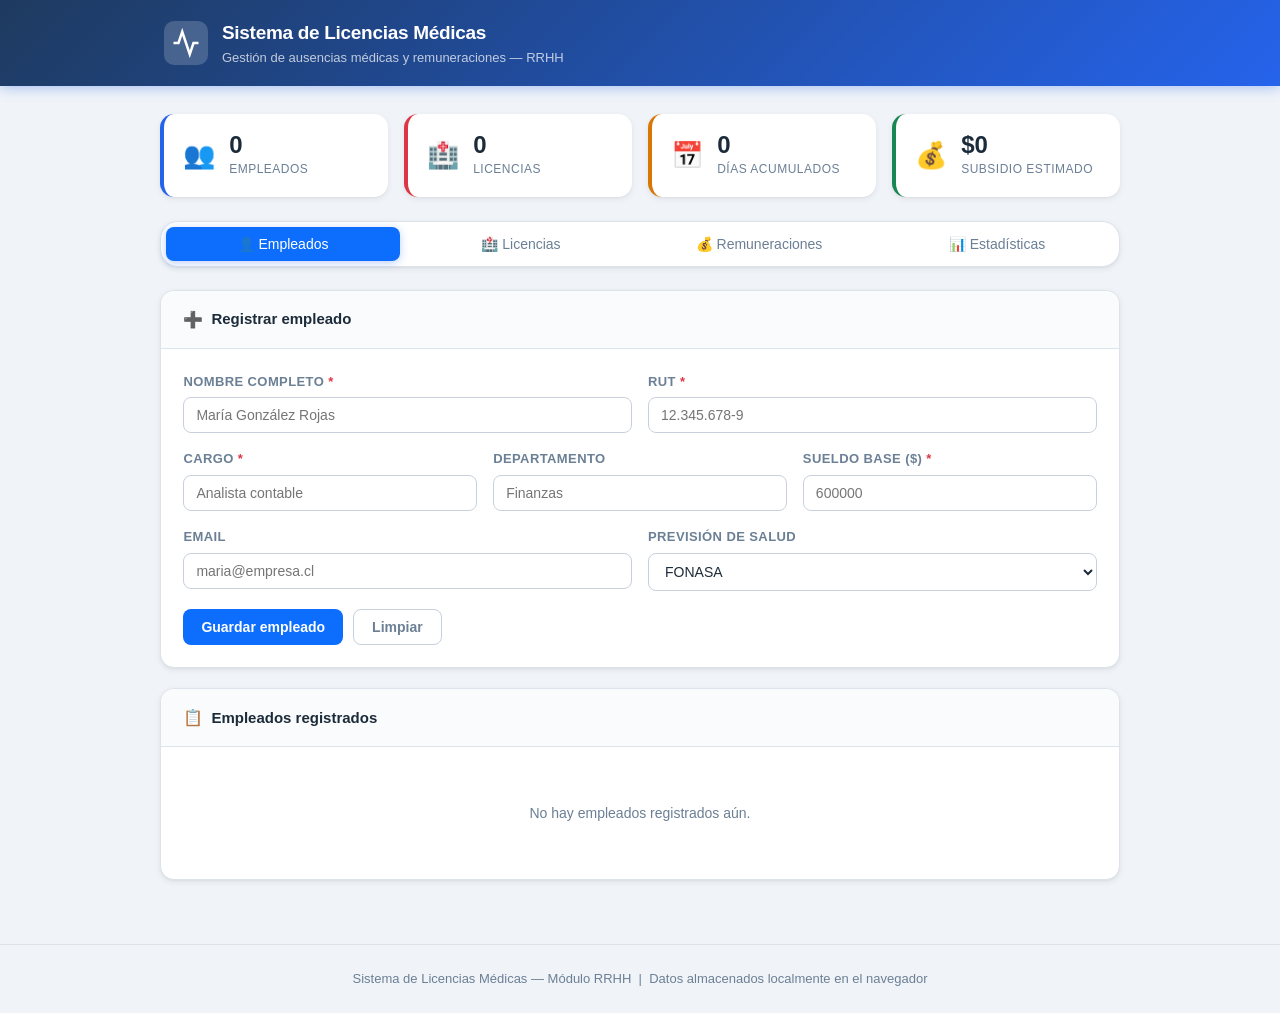
<file: modulos/rrss/ERPS 4/crudcontrato.html>
<!DOCTYPE html>
<html lang="es">
<head>
  <meta charset="UTF-8" />
  <meta name="viewport" content="width=device-width, initial-scale=1.0" />
  <title>Licencias Médicas — RRHH</title>
  <link rel="stylesheet" href="styles.css" />
</head>
<body>

  <header class="header">
    <div class="header-inner">
      <div class="header-icon">
        <svg width="30" height="30" viewBox="0 0 24 24" fill="none" stroke="currentColor" stroke-width="2">
          <path d="M22 12h-4l-3 9L9 3l-3 9H2"/>
        </svg>
      </div>
      <div>
        <h1 class="header-title">Sistema de Licencias Médicas</h1>
        <p class="header-sub">Gestión de ausencias médicas y remuneraciones — RRHH</p>
      </div>
    </div>
  </header>

  <main class="container">

    <!-- KPI ROW -->
    <div class="kpi-row">
      <div class="kpi-card kpi-blue">
        <div class="kpi-icon">👥</div>
        <div class="kpi-data">
          <span class="kpi-num" id="kpi-empleados">0</span>
          <span class="kpi-label">Empleados</span>
        </div>
      </div>
      <div class="kpi-card kpi-red">
        <div class="kpi-icon">🏥</div>
        <div class="kpi-data">
          <span class="kpi-num" id="kpi-licencias">0</span>
          <span class="kpi-label">Licencias</span>
        </div>
      </div>
      <div class="kpi-card kpi-amber">
        <div class="kpi-icon">📅</div>
        <div class="kpi-data">
          <span class="kpi-num" id="kpi-dias">0</span>
          <span class="kpi-label">Días acumulados</span>
        </div>
      </div>
      <div class="kpi-card kpi-green">
        <div class="kpi-icon">💰</div>
        <div class="kpi-data">
          <span class="kpi-num" id="kpi-subsidio">$0</span>
          <span class="kpi-label">Subsidio estimado</span>
        </div>
      </div>
    </div>

    <!-- TABS -->
    <nav class="tabs">
      <button class="tab active" data-tab="empleados">👤 Empleados</button>
      <button class="tab" data-tab="licencias">🏥 Licencias</button>
      <button class="tab" data-tab="remuneraciones">💰 Remuneraciones</button>
      <button class="tab" data-tab="estadisticas">📊 Estadísticas</button>
    </nav>

    <!-- ALERT -->
    <div id="alert-box" class="alert hidden"></div>

    <!-- ══════════════════════════════════════
         TAB: EMPLEADOS
    ══════════════════════════════════════ -->
    <section id="tab-empleados" class="tab-section active">

      <div class="panel">
        <div class="panel-header">
          <h2 class="panel-title">
            <span class="panel-icon">➕</span> Registrar empleado
          </h2>
        </div>
        <div class="panel-body">
          <div class="grid-2">
            <div class="field">
              <label for="e-nombre">Nombre completo <span class="req">*</span></label>
              <input id="e-nombre" type="text" placeholder="María González Rojas" />
            </div>
            <div class="field">
              <label for="e-rut">RUT <span class="req">*</span></label>
              <input id="e-rut" type="text" placeholder="12.345.678-9" />
            </div>
          </div>
          <div class="grid-3">
            <div class="field">
              <label for="e-cargo">Cargo <span class="req">*</span></label>
              <input id="e-cargo" type="text" placeholder="Analista contable" />
            </div>
            <div class="field">
              <label for="e-depto">Departamento</label>
              <input id="e-depto" type="text" placeholder="Finanzas" />
            </div>
            <div class="field">
              <label for="e-sueldo">Sueldo base ($) <span class="req">*</span></label>
              <input id="e-sueldo" type="number" placeholder="600000" min="0" />
            </div>
          </div>
          <div class="grid-2">
            <div class="field">
              <label for="e-email">Email</label>
              <input id="e-email" type="email" placeholder="maria@empresa.cl" />
            </div>
            <div class="field">
              <label for="e-prevision">Previsión de salud</label>
              <select id="e-prevision">
                <option value="fonasa">FONASA</option>
                <option value="isapre">ISAPRE</option>
              </select>
            </div>
          </div>
          <div class="btn-row">
            <button class="btn btn-primary" id="btn-guardar-emp">Guardar empleado</button>
            <button class="btn btn-ghost" id="btn-limpiar-emp">Limpiar</button>
          </div>
        </div>
      </div>

      <div class="panel">
        <div class="panel-header">
          <h2 class="panel-title"><span class="panel-icon">📋</span> Empleados registrados</h2>
        </div>
        <div class="panel-body">
          <div id="lista-empleados">
            <p class="empty-msg">No hay empleados registrados aún.</p>
          </div>
        </div>
      </div>

    </section>

    <!-- ══════════════════════════════════════
         TAB: LICENCIAS
    ══════════════════════════════════════ -->
    <section id="tab-licencias" class="tab-section">

      <div class="panel">
        <div class="panel-header">
          <h2 class="panel-title"><span class="panel-icon">📝</span> Registrar licencia médica</h2>
        </div>
        <div class="panel-body">
          <div class="grid-2">
            <div class="field">
              <label for="l-empleado">Empleado <span class="req">*</span></label>
              <select id="l-empleado">
                <option value="">— Seleccionar empleado —</option>
              </select>
            </div>
            <div class="field">
              <label for="l-tipo">Tipo de licencia <span class="req">*</span></label>
              <select id="l-tipo">
                <option value="comun">Enfermedad o accidente común</option>
                <option value="laboral">Accidente del trabajo / Enf. profesional</option>
                <option value="maternal">Pre y postnatal (maternal)</option>
                <option value="paternal">Postnatal parental (padre)</option>
                <option value="catastrofica">Enfermedad catastrófica o terminal</option>
              </select>
            </div>
          </div>
          <div class="grid-3">
            <div class="field">
              <label for="l-inicio">Fecha de inicio <span class="req">*</span></label>
              <input id="l-inicio" type="date" />
            </div>
            <div class="field">
              <label for="l-termino">Fecha de término <span class="req">*</span></label>
              <input id="l-termino" type="date" />
            </div>
            <div class="field">
              <label>Días de licencia</label>
              <div class="dias-badge" id="dias-preview">— días</div>
            </div>
          </div>
          <div class="grid-3">
            <div class="field">
              <label for="l-folio">N° de folio</label>
              <input id="l-folio" type="text" placeholder="LM-2025-0001" />
            </div>
            <div class="field">
              <label for="l-subsidio">% Subsidio aplicado</label>
              <select id="l-subsidio">
                <option value="100">100% — Accidente laboral / Maternal</option>
                <option value="90" selected>90% — Enfermedad común (estándar)</option>
                <option value="75">75% — Reducido</option>
                <option value="0">0% — Sin subsidio</option>
              </select>
            </div>
            <div class="field">
              <label for="l-estado">Estado</label>
              <select id="l-estado">
                <option value="activa">Activa</option>
                <option value="cerrada">Cerrada / Reintegrado</option>
              </select>
            </div>
          </div>
          <div class="field">
            <label for="l-diagnostico">Diagnóstico (opcional)</label>
            <input id="l-diagnostico" type="text" placeholder="Ej: Síndrome gripal, fractura, etc." />
          </div>
          <div class="field">
            <label for="l-obs">Observaciones</label>
            <textarea id="l-obs" placeholder="Indicaciones del médico, reposo parcial, etc."></textarea>
          </div>
          <div class="btn-row">
            <button class="btn btn-primary" id="btn-guardar-lic">Registrar licencia</button>
            <button class="btn btn-ghost" id="btn-limpiar-lic">Limpiar</button>
          </div>
        </div>
      </div>

      <div class="panel">
        <div class="panel-header">
          <h2 class="panel-title"><span class="panel-icon">📋</span> Licencias registradas</h2>
          <div class="filter-row">
            <select id="filtro-tipo-lic" class="filter-select">
              <option value="">Todos los tipos</option>
              <option value="comun">Común</option>
              <option value="laboral">Laboral</option>
              <option value="maternal">Maternal</option>
              <option value="paternal">Paternal</option>
              <option value="catastrofica">Catastrófica</option>
            </select>
            <select id="filtro-estado-lic" class="filter-select">
              <option value="">Todos los estados</option>
              <option value="activa">Activa</option>
              <option value="cerrada">Cerrada</option>
            </select>
          </div>
        </div>
        <div class="panel-body">
          <div id="lista-licencias">
            <p class="empty-msg">No hay licencias registradas aún.</p>
          </div>
        </div>
      </div>

    </section>

    <!-- ══════════════════════════════════════
         TAB: REMUNERACIONES
    ══════════════════════════════════════ -->
    <section id="tab-remuneraciones" class="tab-section">

      <div class="panel">
        <div class="panel-header">
          <h2 class="panel-title"><span class="panel-icon">📅</span> Período de cálculo</h2>
        </div>
        <div class="panel-body">
          <div class="grid-2">
            <div class="field">
              <label for="r-mes">Mes</label>
              <select id="r-mes">
                <option value="1">Enero</option>
                <option value="2">Febrero</option>
                <option value="3">Marzo</option>
                <option value="4">Abril</option>
                <option value="5">Mayo</option>
                <option value="6">Junio</option>
                <option value="7">Julio</option>
                <option value="8">Agosto</option>
                <option value="9">Septiembre</option>
                <option value="10">Octubre</option>
                <option value="11">Noviembre</option>
                <option value="12">Diciembre</option>
              </select>
            </div>
            <div class="field">
              <label for="r-anio">Año</label>
              <input id="r-anio" type="number" value="2025" min="2020" max="2030" />
            </div>
          </div>
          <div class="btn-row">
            <button class="btn btn-primary" id="btn-calcular">Calcular impacto en remuneraciones</button>
          </div>
        </div>
      </div>

      <div class="panel" id="panel-resultado-rem" style="display:none;">
        <div class="panel-header">
          <h2 class="panel-title"><span class="panel-icon">💰</span> Resultado del período</h2>
          <button class="btn btn-ghost btn-sm" id="btn-exportar-rem">⬇ Exportar .txt</button>
        </div>
        <div class="panel-body">
          <div id="resultado-remuneraciones"></div>
        </div>
      </div>

    </section>

    <!-- ══════════════════════════════════════
         TAB: ESTADÍSTICAS
    ══════════════════════════════════════ -->
    <section id="tab-estadisticas" class="tab-section">

      <div class="stats-grid">

        <div class="panel stat-panel">
          <div class="panel-header">
            <h2 class="panel-title"><span class="panel-icon">📊</span> Por tipo de licencia</h2>
          </div>
          <div class="panel-body">
            <div id="chart-tipo"></div>
          </div>
        </div>

        <div class="panel stat-panel">
          <div class="panel-header">
            <h2 class="panel-title"><span class="panel-icon">🏆</span> Empleados con más licencias</h2>
          </div>
          <div class="panel-body">
            <div id="chart-empleados"></div>
          </div>
        </div>

        <div class="panel stat-panel-full">
          <div class="panel-header">
            <h2 class="panel-title"><span class="panel-icon">📈</span> Indicadores generales</h2>
          </div>
          <div class="panel-body">
            <div id="indicadores-generales" class="indicadores-grid"></div>
          </div>
        </div>

        <div class="panel stat-panel-full">
          <div class="panel-header">
            <h2 class="panel-title"><span class="panel-icon">📅</span> Licencias por mes</h2>
          </div>
          <div class="panel-body">
            <div id="chart-meses"></div>
          </div>
        </div>

      </div>

    </section>

  </main>

  <footer class="footer">
    <p>Sistema de Licencias Médicas — Módulo RRHH &nbsp;|&nbsp; Datos almacenados localmente en el navegador</p>
  </footer>

  <script src="storage.js"></script>
  <script src="calculos.js"></script>
  <script src="app.js"></script>
</body>
</html>
</file>
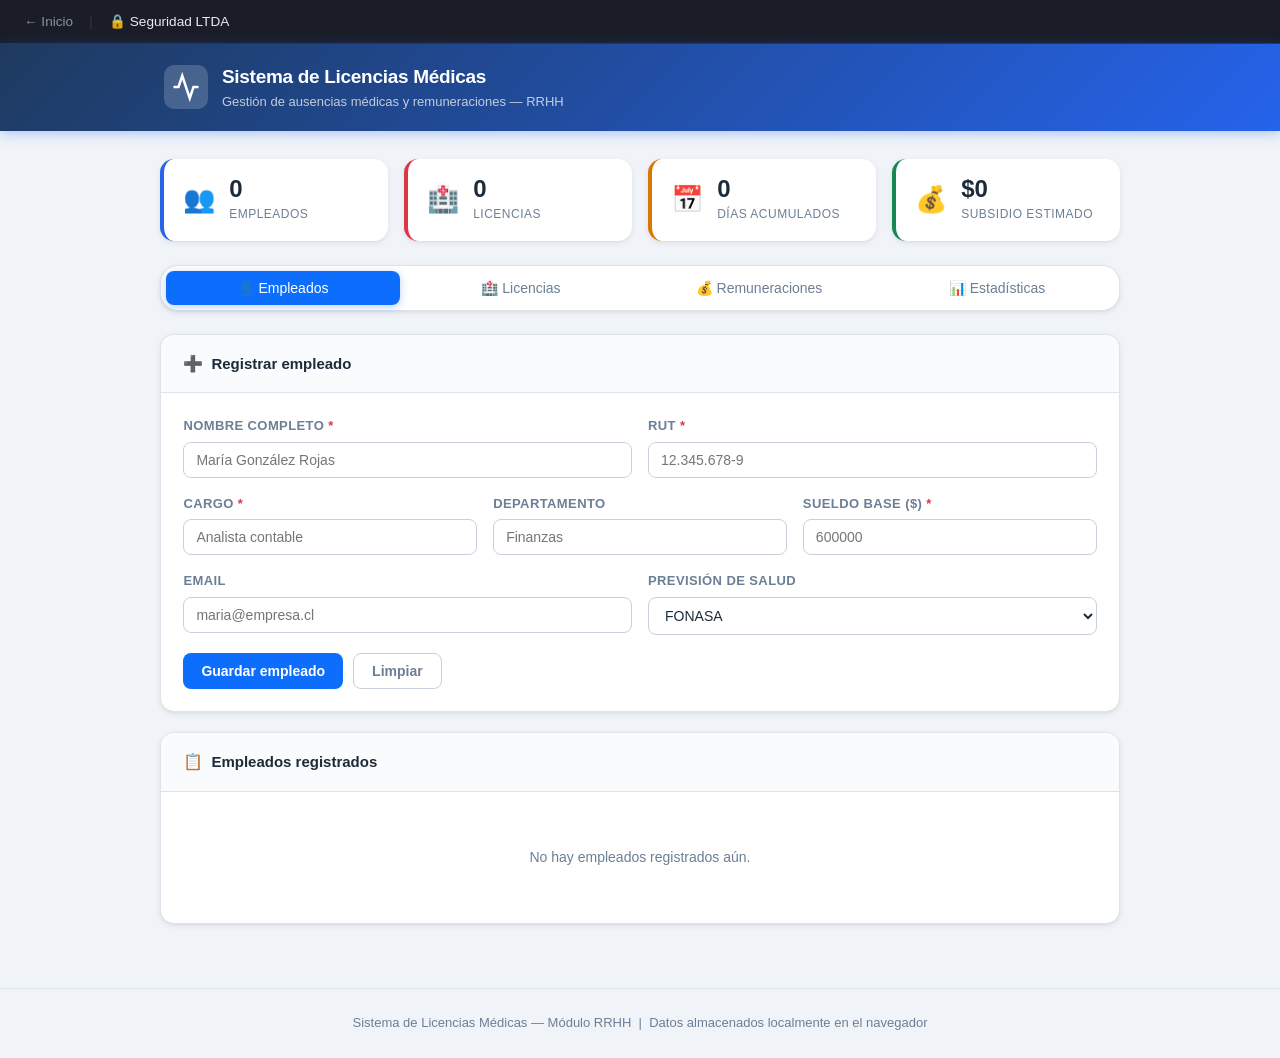
<file: modulos/rrss/ERPS 4/crudlicenciamedica.html>
<!DOCTYPE html>
<html lang="es">
<head>
  <meta charset="UTF-8" />
  <meta name="viewport" content="width=device-width, initial-scale=1.0" />
  <title>Licencias Médicas — RRHH</title>
  <link rel="stylesheet" href="styles.css" />
</head>
<body>
  <!-- Barra de retorno al inicio -->
  <nav style="background:#1a1d27;border-bottom:1px solid #2e3248;padding:0.6rem 1.5rem;display:flex;align-items:center;gap:1rem;">
    <a href="../../../index.html" style="color:#8b91a8;text-decoration:none;font-size:0.85rem;display:flex;align-items:center;gap:0.4rem;" onmouseover="this.style.color='#e8eaf0'" onmouseout="this.style.color='#8b91a8'">
      ← Inicio
    </a>
    <span style="color:#2e3248">|</span>
    <span style="color:#e8eaf0;font-size:0.85rem;font-weight:500;">🔒 Seguridad LTDA</span>
  </nav>


  <header class="header">
    <div class="header-inner">
      <div class="header-icon">
        <svg width="30" height="30" viewBox="0 0 24 24" fill="none" stroke="currentColor" stroke-width="2">
          <path d="M22 12h-4l-3 9L9 3l-3 9H2"/>
        </svg>
      </div>
      <div>
        <h1 class="header-title">Sistema de Licencias Médicas</h1>
        <p class="header-sub">Gestión de ausencias médicas y remuneraciones — RRHH</p>
      </div>
    </div>
  </header>

  <main class="container">

    <!-- KPI ROW -->
    <div class="kpi-row">
      <div class="kpi-card kpi-blue">
        <div class="kpi-icon">👥</div>
        <div class="kpi-data">
          <span class="kpi-num" id="kpi-empleados">0</span>
          <span class="kpi-label">Empleados</span>
        </div>
      </div>
      <div class="kpi-card kpi-red">
        <div class="kpi-icon">🏥</div>
        <div class="kpi-data">
          <span class="kpi-num" id="kpi-licencias">0</span>
          <span class="kpi-label">Licencias</span>
        </div>
      </div>
      <div class="kpi-card kpi-amber">
        <div class="kpi-icon">📅</div>
        <div class="kpi-data">
          <span class="kpi-num" id="kpi-dias">0</span>
          <span class="kpi-label">Días acumulados</span>
        </div>
      </div>
      <div class="kpi-card kpi-green">
        <div class="kpi-icon">💰</div>
        <div class="kpi-data">
          <span class="kpi-num" id="kpi-subsidio">$0</span>
          <span class="kpi-label">Subsidio estimado</span>
        </div>
      </div>
    </div>

    <!-- TABS -->
    <nav class="tabs">
      <button class="tab active" data-tab="empleados">👤 Empleados</button>
      <button class="tab" data-tab="licencias">🏥 Licencias</button>
      <button class="tab" data-tab="remuneraciones">💰 Remuneraciones</button>
      <button class="tab" data-tab="estadisticas">📊 Estadísticas</button>
    </nav>

    <!-- ALERT -->
    <div id="alert-box" class="alert hidden"></div>

    <!-- ══════════════════════════════════════
         TAB: EMPLEADOS
    ══════════════════════════════════════ -->
    <section id="tab-empleados" class="tab-section active">

      <div class="panel">
        <div class="panel-header">
          <h2 class="panel-title">
            <span class="panel-icon">➕</span> Registrar empleado
          </h2>
        </div>
        <div class="panel-body">
          <div class="grid-2">
            <div class="field">
              <label for="e-nombre">Nombre completo <span class="req">*</span></label>
              <input id="e-nombre" type="text" placeholder="María González Rojas" />
            </div>
            <div class="field">
              <label for="e-rut">RUT <span class="req">*</span></label>
              <input id="e-rut" type="text" placeholder="12.345.678-9" />
            </div>
          </div>
          <div class="grid-3">
            <div class="field">
              <label for="e-cargo">Cargo <span class="req">*</span></label>
              <input id="e-cargo" type="text" placeholder="Analista contable" />
            </div>
            <div class="field">
              <label for="e-depto">Departamento</label>
              <input id="e-depto" type="text" placeholder="Finanzas" />
            </div>
            <div class="field">
              <label for="e-sueldo">Sueldo base ($) <span class="req">*</span></label>
              <input id="e-sueldo" type="number" placeholder="600000" min="0" />
            </div>
          </div>
          <div class="grid-2">
            <div class="field">
              <label for="e-email">Email</label>
              <input id="e-email" type="email" placeholder="maria@empresa.cl" />
            </div>
            <div class="field">
              <label for="e-prevision">Previsión de salud</label>
              <select id="e-prevision">
                <option value="fonasa">FONASA</option>
                <option value="isapre">ISAPRE</option>
              </select>
            </div>
          </div>
          <div class="btn-row">
            <button class="btn btn-primary" id="btn-guardar-emp">Guardar empleado</button>
            <button class="btn btn-ghost" id="btn-limpiar-emp">Limpiar</button>
          </div>
        </div>
      </div>

      <div class="panel">
        <div class="panel-header">
          <h2 class="panel-title"><span class="panel-icon">📋</span> Empleados registrados</h2>
        </div>
        <div class="panel-body">
          <div id="lista-empleados">
            <p class="empty-msg">No hay empleados registrados aún.</p>
          </div>
        </div>
      </div>

    </section>

    <!-- ══════════════════════════════════════
         TAB: LICENCIAS
    ══════════════════════════════════════ -->
    <section id="tab-licencias" class="tab-section">

      <div class="panel">
        <div class="panel-header">
          <h2 class="panel-title"><span class="panel-icon">📝</span> Registrar licencia médica</h2>
        </div>
        <div class="panel-body">
          <div class="grid-2">
            <div class="field">
              <label for="l-empleado">Empleado <span class="req">*</span></label>
              <select id="l-empleado">
                <option value="">— Seleccionar empleado —</option>
              </select>
            </div>
            <div class="field">
              <label for="l-tipo">Tipo de licencia <span class="req">*</span></label>
              <select id="l-tipo">
                <option value="comun">Enfermedad o accidente común</option>
                <option value="laboral">Accidente del trabajo / Enf. profesional</option>
                <option value="maternal">Pre y postnatal (maternal)</option>
                <option value="paternal">Postnatal parental (padre)</option>
                <option value="catastrofica">Enfermedad catastrófica o terminal</option>
              </select>
            </div>
          </div>
          <div class="grid-3">
            <div class="field">
              <label for="l-inicio">Fecha de inicio <span class="req">*</span></label>
              <input id="l-inicio" type="date" />
            </div>
            <div class="field">
              <label for="l-termino">Fecha de término <span class="req">*</span></label>
              <input id="l-termino" type="date" />
            </div>
            <div class="field">
              <label>Días de licencia</label>
              <div class="dias-badge" id="dias-preview">— días</div>
            </div>
          </div>
          <div class="grid-3">
            <div class="field">
              <label for="l-folio">N° de folio</label>
              <input id="l-folio" type="text" placeholder="LM-2025-0001" />
            </div>
            <div class="field">
              <label for="l-subsidio">% Subsidio aplicado</label>
              <select id="l-subsidio">
                <option value="100">100% — Accidente laboral / Maternal</option>
                <option value="90" selected>90% — Enfermedad común (estándar)</option>
                <option value="75">75% — Reducido</option>
                <option value="0">0% — Sin subsidio</option>
              </select>
            </div>
            <div class="field">
              <label for="l-estado">Estado</label>
              <select id="l-estado">
                <option value="activa">Activa</option>
                <option value="cerrada">Cerrada / Reintegrado</option>
              </select>
            </div>
          </div>
          <div class="field">
            <label for="l-diagnostico">Diagnóstico (opcional)</label>
            <input id="l-diagnostico" type="text" placeholder="Ej: Síndrome gripal, fractura, etc." />
          </div>
          <div class="field">
            <label for="l-obs">Observaciones</label>
            <textarea id="l-obs" placeholder="Indicaciones del médico, reposo parcial, etc."></textarea>
          </div>
          <div class="btn-row">
            <button class="btn btn-primary" id="btn-guardar-lic">Registrar licencia</button>
            <button class="btn btn-ghost" id="btn-limpiar-lic">Limpiar</button>
          </div>
        </div>
      </div>

      <div class="panel">
        <div class="panel-header">
          <h2 class="panel-title"><span class="panel-icon">📋</span> Licencias registradas</h2>
          <div class="filter-row">
            <select id="filtro-tipo-lic" class="filter-select">
              <option value="">Todos los tipos</option>
              <option value="comun">Común</option>
              <option value="laboral">Laboral</option>
              <option value="maternal">Maternal</option>
              <option value="paternal">Paternal</option>
              <option value="catastrofica">Catastrófica</option>
            </select>
            <select id="filtro-estado-lic" class="filter-select">
              <option value="">Todos los estados</option>
              <option value="activa">Activa</option>
              <option value="cerrada">Cerrada</option>
            </select>
          </div>
        </div>
        <div class="panel-body">
          <div id="lista-licencias">
            <p class="empty-msg">No hay licencias registradas aún.</p>
          </div>
        </div>
      </div>

    </section>

    <!-- ══════════════════════════════════════
         TAB: REMUNERACIONES
    ══════════════════════════════════════ -->
    <section id="tab-remuneraciones" class="tab-section">

      <div class="panel">
        <div class="panel-header">
          <h2 class="panel-title"><span class="panel-icon">📅</span> Período de cálculo</h2>
        </div>
        <div class="panel-body">
          <div class="grid-2">
            <div class="field">
              <label for="r-mes">Mes</label>
              <select id="r-mes">
                <option value="1">Enero</option>
                <option value="2">Febrero</option>
                <option value="3">Marzo</option>
                <option value="4">Abril</option>
                <option value="5">Mayo</option>
                <option value="6">Junio</option>
                <option value="7">Julio</option>
                <option value="8">Agosto</option>
                <option value="9">Septiembre</option>
                <option value="10">Octubre</option>
                <option value="11">Noviembre</option>
                <option value="12">Diciembre</option>
              </select>
            </div>
            <div class="field">
              <label for="r-anio">Año</label>
              <input id="r-anio" type="number" value="2025" min="2020" max="2030" />
            </div>
          </div>
          <div class="btn-row">
            <button class="btn btn-primary" id="btn-calcular">Calcular impacto en remuneraciones</button>
          </div>
        </div>
      </div>

      <div class="panel" id="panel-resultado-rem" style="display:none;">
        <div class="panel-header">
          <h2 class="panel-title"><span class="panel-icon">💰</span> Resultado del período</h2>
          <button class="btn btn-ghost btn-sm" id="btn-exportar-rem">⬇ Exportar .txt</button>
        </div>
        <div class="panel-body">
          <div id="resultado-remuneraciones"></div>
        </div>
      </div>

    </section>

    <!-- ══════════════════════════════════════
         TAB: ESTADÍSTICAS
    ══════════════════════════════════════ -->
    <section id="tab-estadisticas" class="tab-section">

      <div class="stats-grid">

        <div class="panel stat-panel">
          <div class="panel-header">
            <h2 class="panel-title"><span class="panel-icon">📊</span> Por tipo de licencia</h2>
          </div>
          <div class="panel-body">
            <div id="chart-tipo"></div>
          </div>
        </div>

        <div class="panel stat-panel">
          <div class="panel-header">
            <h2 class="panel-title"><span class="panel-icon">🏆</span> Empleados con más licencias</h2>
          </div>
          <div class="panel-body">
            <div id="chart-empleados"></div>
          </div>
        </div>

        <div class="panel stat-panel-full">
          <div class="panel-header">
            <h2 class="panel-title"><span class="panel-icon">📈</span> Indicadores generales</h2>
          </div>
          <div class="panel-body">
            <div id="indicadores-generales" class="indicadores-grid"></div>
          </div>
        </div>

        <div class="panel stat-panel-full">
          <div class="panel-header">
            <h2 class="panel-title"><span class="panel-icon">📅</span> Licencias por mes</h2>
          </div>
          <div class="panel-body">
            <div id="chart-meses"></div>
          </div>
        </div>

      </div>

    </section>

  </main>

  <footer class="footer">
    <p>Sistema de Licencias Médicas — Módulo RRHH &nbsp;|&nbsp; Datos almacenados localmente en el navegador</p>
  </footer>

  <script src="storage.js"></script>
  <script src="calculos.js"></script>
  <script src="app.js"></script>
</body>
</html>
</file>
<file: styles.css>
/* ============================================================
   styles.css — ERP Seguridad LTDA · index.html
   ============================================================ */

:root {
  --color-bg:             #0f1117;
  --color-card:           #1a1d27;
  --color-border:         #2e3248;
  --color-accent:         #3b82f6;
  --color-text-primary:   #e8eaf0;
  --color-text-secondary: #8b91a8;
  --font-main:            'Segoe UI', 'Helvetica Neue', sans-serif;
}

*, *::before, *::after { box-sizing: border-box; margin: 0; padding: 0; }

body {
  font-family: var(--font-main);
  background-color: var(--color-bg);
  color: var(--color-text-primary);
  min-height: 100vh;
}

/* ── NAVBAR ── */
.navbar {
  background-color: var(--color-card);
  border-bottom: 1px solid var(--color-border);
  padding: 0 2rem;
  display: flex;
  align-items: center;
  justify-content: space-between;
  height: 60px;
}

.navbar-brand {
  display: flex;
  align-items: center;
  gap: 0.5rem;
  font-size: 1rem;
  font-weight: 700;
  color: var(--color-text-primary);
  text-decoration: none;
}

.navbar-nav { display: flex; gap: 0.25rem; list-style: none; }

.navbar-nav a {
  display: block;
  padding: 0.5rem 1rem;
  border-radius: 6px;
  color: var(--color-text-secondary);
  text-decoration: none;
  font-size: 0.9rem;
  transition: background-color 0.2s, color 0.2s;
}

.navbar-nav a:hover {
  background-color: #22263a;
  color: var(--color-text-primary);
}

/* ── HERO ── */
.hero {
  display: flex;
  flex-direction: column;
  align-items: center;
  padding: 4rem 2rem 3rem;
  text-align: center;
}

.hero-icon { font-size: 3rem; margin-bottom: 1rem; }

.hero h1 { font-size: 2rem; font-weight: 700; margin-bottom: 0.5rem; }

.hero p {
  color: var(--color-text-secondary);
  font-size: 1rem;
  margin-bottom: 3rem;
}

/* ── SECTION LABEL ── */
.section-label {
  width: 100%;
  max-width: 960px;
  text-align: left;
  font-size: 0.72rem;
  font-weight: 600;
  text-transform: uppercase;
  letter-spacing: 0.08em;
  color: var(--color-text-secondary);
  margin-bottom: 0.75rem;
  border-left: 3px solid var(--color-accent);
  padding-left: 0.6rem;
}

/* ── MODULES GRID ── */
.modules-grid {
  display: grid;
  grid-template-columns: repeat(auto-fit, minmax(210px, 1fr));
  gap: 1.1rem;
  width: 100%;
  max-width: 960px;
  margin-bottom: 2.5rem;
}

/* ── MODULE CARD ── */
.module-card {
  background-color: var(--color-card);
  border: 1px solid var(--color-border);
  border-radius: 10px;
  padding: 1.5rem 1.4rem;
  text-decoration: none;
  color: var(--color-text-primary);
  transition: border-color 0.2s, transform 0.15s;
  display: flex;
  flex-direction: column;
  gap: 0.6rem;
  position: relative;
  overflow: hidden;
}

.module-card::before {
  content: '';
  position: absolute;
  top: 0; left: 0; right: 0;
  height: 2px;
  background: var(--card-accent, var(--color-accent));
  transform: scaleX(0);
  transform-origin: left;
  transition: transform 0.25s;
}

.module-card:hover {
  border-color: var(--card-accent, var(--color-accent));
  transform: translateY(-3px);
}

.module-card:hover::before { transform: scaleX(1); }

.module-card .module-icon { font-size: 1.8rem; }

.module-card h3 { font-size: 0.95rem; font-weight: 600; }

.module-card p {
  font-size: 0.8rem;
  color: var(--color-text-secondary);
  line-height: 1.5;
  flex: 1;
}

.module-card .module-erps {
  font-size: 0.68rem;
  font-family: monospace;
  color: var(--color-text-secondary);
  background: rgba(255,255,255,0.05);
  border-radius: 4px;
  padding: 2px 6px;
  display: inline-block;
  width: fit-content;
}

.module-card .module-arrow {
  font-size: 0.8rem;
  color: var(--card-accent, var(--color-accent));
  margin-top: auto;
}

/* ── FOOTER ── */
.footer {
  text-align: center;
  padding: 2rem;
  font-size: 0.78rem;
  color: var(--color-text-secondary);
  border-top: 1px solid var(--color-border);
  margin-top: 2rem;
}

/* ── RESPONSIVE ── */
@media (max-width: 600px) {
  .navbar-nav { display: none; }
  .hero h1 { font-size: 1.5rem; }
  .modules-grid { grid-template-columns: 1fr 1fr; }
}
</file>
<file: modulos/seguridad y administracion/ERPS 17/style.css>
/* ============================================================
   Seguridad y Administración — Seguridad LTDA
   Autor: Gabriel del Pino Carrasco
   Historia de Usuario: ERPS-17
   Descripción: Estilos del panel de administración
   ============================================================ */

:root {
  --color-bg: #0f1117;
  --color-sidebar: #1a1d27;
  --color-card: #1a1d27;
  --color-border: #2e3248;
  --color-accent: #3b82f6;
  --color-accent-hover: #2563eb;
  --color-text-primary: #e8eaf0;
  --color-text-secondary: #8b91a8;
  --color-error: #ef4444;
  --color-error-bg: #2d1515;
  --color-success: #22c55e;
  --color-success-bg: #0f2d1a;
  --color-input-bg: #12151e;
  --font-main: 'Segoe UI', 'Helvetica Neue', sans-serif;
  --transition: 0.2s ease;
}

*, *::before, *::after {
  box-sizing: border-box;
  margin: 0;
  padding: 0;
}

body {
  font-family: var(--font-main);
  background-color: var(--color-bg);
  color: var(--color-text-primary);
  min-height: 100vh;
  display: flex;
}

/* Layout principal */
.dashboard-wrapper {
  display: flex;
  width: 100%;
  min-height: 100vh;
}

/* Sidebar */
.sidebar {
  width: 240px;
  background-color: var(--color-sidebar);
  border-right: 1px solid var(--color-border);
  display: flex;
  flex-direction: column;
  padding: 1.5rem 1rem;
  gap: 1rem;
}

.sidebar-header {
  text-align: center;
  padding-bottom: 1rem;
  border-bottom: 1px solid var(--color-border);
}

.logo-icon {
  font-size: 2rem;
  margin-bottom: 0.5rem;
}

.sidebar-header h2 {
  font-size: 1rem;
  font-weight: 700;
}

.sidebar-header p {
  font-size: 0.75rem;
  color: var(--color-text-secondary);
  margin-top: 0.25rem;
  text-transform: uppercase;
  letter-spacing: 0.06em;
}

.sidebar-nav {
  display: flex;
  flex-direction: column;
  gap: 0.5rem;
  flex: 1;
}

.nav-item {
  background: none;
  border: none;
  color: var(--color-text-secondary);
  text-align: left;
  padding: 0.65rem 0.75rem;
  border-radius: 6px;
  cursor: pointer;
  font-size: 0.9rem;
  transition: background-color var(--transition), color var(--transition);
}

.nav-item:hover {
  background-color: #22263a;
  color: var(--color-text-primary);
}

.nav-item.active {
  background-color: #1e3a5f;
  color: var(--color-accent);
  font-weight: 600;
}

.btn-logout {
  background: none;
  border: 1px solid var(--color-border);
  color: var(--color-text-secondary);
  padding: 0.6rem;
  border-radius: 6px;
  cursor: pointer;
  font-size: 0.85rem;
  transition: all var(--transition);
}

.btn-logout:hover {
  border-color: var(--color-error);
  color: var(--color-error);
}

/* Contenido principal */
.main-content {
  flex: 1;
  padding: 2rem;
  overflow-y: auto;
}

.welcome-bar {
  font-size: 1.3rem;
  font-weight: 700;
  margin-bottom: 2rem;
  color: var(--color-text-primary);
}

/* Secciones */
.section {
  display: none;
}

.section.active {
  display: block;
}

.section h2 {
  font-size: 1.1rem;
  font-weight: 600;
  margin-bottom: 1.25rem;
  color: var(--color-text-secondary);
  text-transform: uppercase;
  letter-spacing: 0.05em;
}

/* Tabla de usuarios */
.users-table {
  width: 100%;
  border-collapse: collapse;
  font-size: 0.9rem;
}

.users-table th {
  text-align: left;
  padding: 0.75rem 1rem;
  background-color: #12151e;
  color: var(--color-text-secondary);
  font-size: 0.78rem;
  text-transform: uppercase;
  letter-spacing: 0.05em;
  border-bottom: 1px solid var(--color-border);
}

.users-table td {
  padding: 0.75rem 1rem;
  border-bottom: 1px solid var(--color-border);
  color: var(--color-text-primary);
}

.users-table tr:hover td {
  background-color: #12151e;
}

/* Badges de rol */
.role-badge {
  padding: 0.25rem 0.65rem;
  border-radius: 999px;
  font-size: 0.75rem;
  font-weight: 600;
  text-transform: uppercase;
}

.role-admin    { background-color: #1e3a5f; color: #60a5fa; }
.role-empleado { background-color: #1a2e1a; color: #4ade80; }
.role-rrhh     { background-color: #2d1f3d; color: #c084fc; }
.role-bodeguero{ background-color: #2d2010; color: #fb923c; }

/* Formulario crear usuario */
.create-form {
  max-width: 420px;
}

.form-group {
  margin-bottom: 1.25rem;
}

.form-group label {
  display: block;
  font-size: 0.82rem;
  font-weight: 600;
  color: var(--color-text-secondary);
  margin-bottom: 0.45rem;
  letter-spacing: 0.04em;
  text-transform: uppercase;
}

.form-group input,
.form-group select {
  width: 100%;
  background-color: var(--color-input-bg);
  border: 1px solid var(--color-border);
  border-radius: 6px;
  padding: 0.7rem 0.9rem;
  font-size: 0.95rem;
  color: var(--color-text-primary);
  outline: none;
  transition: border-color var(--transition);
}

.form-group input:focus,
.form-group select:focus {
  border-color: var(--color-accent);
}

.form-group select option {
  background-color: var(--color-input-bg);
}

.alert {
  border-radius: 6px;
  padding: 0.75rem 1rem;
  font-size: 0.88rem;
  margin-bottom: 1.25rem;
}

.alert-error {
  background-color: var(--color-error-bg);
  border: 1px solid var(--color-error);
  color: #fca5a5;
}

.alert-success {
  background-color: var(--color-success-bg);
  border: 1px solid var(--color-success);
  color: #86efac;
}

.btn-login {
  background-color: var(--color-accent);
  color: #fff;
  border: none;
  border-radius: 6px;
  padding: 0.8rem 1.5rem;
  font-size: 0.95rem;
  font-weight: 600;
  cursor: pointer;
  transition: background-color var(--transition);
}

.btn-login:hover {
  background-color: var(--color-accent-hover);
}

/* Responsive */
@media (max-width: 600px) {
  .dashboard-wrapper {
    flex-direction: column;
  }

  .sidebar {
    width: 100%;
    border-right: none;
    border-bottom: 1px solid var(--color-border);
  }
}
</file>
<file: modulos/inventario/ERPS 10/style.css>
* { margin: 0; padding: 0; box-sizing: border-box; }
body { font-family: Arial, sans-serif; background: #f0f2f5; color: #333; }

header {
  background: #1a1a2e;
  color: white;
  padding: 16px 32px;
  display: flex;
  align-items: center;
  gap: 12px;
}
header h1 { font-size: 20px; }
header span { background: #e94560; padding: 4px 10px; border-radius: 4px; font-size: 12px; }

.container { max-width: 1100px; margin: 32px auto; padding: 0 16px; }

.card {
  background: white;
  border-radius: 8px;
  padding: 24px;
  margin-bottom: 24px;
  box-shadow: 0 2px 8px rgba(0,0,0,0.08);
}
.card h2 {
  font-size: 16px;
  margin-bottom: 16px;
  color: #1a1a2e;
  border-bottom: 2px solid #e94560;
  padding-bottom: 8px;
}

.form-grid { display: grid; grid-template-columns: 1fr 1fr; gap: 12px; }
.form-group { display: flex; flex-direction: column; gap: 4px; }
.form-group label { font-size: 13px; font-weight: bold; color: #555; }
.form-group input {
  padding: 8px 12px;
  border: 1px solid #ddd;
  border-radius: 6px;
  font-size: 14px;
}
.form-group input:focus { outline: none; border-color: #e94560; }

.btn {
  padding: 10px 20px;
  border: none;
  border-radius: 6px;
  cursor: pointer;
  font-size: 14px;
  font-weight: bold;
  margin-top: 16px;
  margin-right: 8px;
}
.btn-primary { background: #e94560; color: white; }
.btn-primary:hover { background: #c73652; }
.btn-secondary { background: #1a1a2e; color: white; }
.btn-secondary:hover { background: #2d2d4e; }
.btn-success { background: #28a745; color: white; }
.btn-success:hover { background: #218838; }
.btn-warning { background: #ffc107; color: #333; }
.btn-warning:hover { background: #e0a800; }
.btn-sm { padding: 5px 10px; font-size: 12px; margin-top: 0; margin-right: 4px; }

.alert {
  padding: 10px 16px;
  border-radius: 6px;
  margin-top: 12px;
  font-size: 14px;
  display: none;
}
.alert-success { background: #d4edda; color: #155724; border: 1px solid #c3e6cb; }
.alert-error { background: #f8d7da; color: #721c24; border: 1px solid #f5c6cb; }

table { width: 100%; border-collapse: collapse; font-size: 14px; }
thead { background: #1a1a2e; color: white; }
thead th { padding: 10px 14px; text-align: left; }
tbody tr:nth-child(even) { background: #f8f9fa; }
tbody td { padding: 10px 14px; border-bottom: 1px solid #eee; vertical-align: middle; }

.badge { padding: 3px 8px; border-radius: 12px; font-size: 12px; font-weight: bold; }
.badge-ok { background: #d4edda; color: #155724; }
.badge-warn { background: #fff3cd; color: #856404; }

.stock-form { display: flex; gap: 12px; align-items: flex-end; flex-wrap: wrap; }
.stock-form .form-group { flex: 1; min-width: 150px; }

/* Modal */
.modal-overlay {
  display: none;
  position: fixed;
  top: 0; left: 0;
  width: 100%; height: 100%;
  background: rgba(0,0,0,0.5);
  z-index: 100;
  justify-content: center;
  align-items: center;
}
.modal-overlay.active { display: flex; }
.modal {
  background: white;
  border-radius: 8px;
  padding: 28px;
  width: 400px;
  box-shadow: 0 8px 32px rgba(0,0,0,0.2);
}
.modal h3 { margin-bottom: 16px; color: #1a1a2e; border-bottom: 2px solid #e94560; padding-bottom: 8px; }
.modal-info { background: #f8f9fa; border-radius: 6px; padding: 12px; margin-bottom: 16px; font-size: 14px; }
.modal-info span { font-weight: bold; color: #e94560; }
.modal-actions { display: flex; justify-content: flex-end; gap: 8px; margin-top: 16px; }
.btn-cancel { background: #6c757d; color: white; margin-top: 0; }
</file>
<file: modulos/inventario/ERPS 11/style.css>
* { margin: 0; padding: 0; box-sizing: border-box; }
body { font-family: Arial, sans-serif; background: #f0f2f5; color: #333; }

header {
  background: #1a1a2e;
  color: white;
  padding: 16px 32px;
  display: flex;
  align-items: center;
  gap: 12px;
}
header h1 { font-size: 20px; }
header span { background: #e94560; padding: 4px 10px; border-radius: 4px; font-size: 12px; }

.container { max-width: 1100px; margin: 32px auto; padding: 0 16px; }

.card {
  background: white;
  border-radius: 8px;
  padding: 24px;
  margin-bottom: 24px;
  box-shadow: 0 2px 8px rgba(0,0,0,0.08);
}
.card h2 {
  font-size: 16px;
  margin-bottom: 16px;
  color: #1a1a2e;
  border-bottom: 2px solid #e94560;
  padding-bottom: 8px;
}

.form-grid { display: grid; grid-template-columns: 1fr 1fr 1fr; gap: 12px; }
.form-group { display: flex; flex-direction: column; gap: 4px; }
.form-group label { font-size: 13px; font-weight: bold; color: #555; }
.form-group input, .form-group select {
  padding: 8px 12px;
  border: 1px solid #ddd;
  border-radius: 6px;
  font-size: 14px;
}
.form-group input:focus, .form-group select:focus { outline: none; border-color: #e94560; }

.btn {
  padding: 10px 20px;
  border: none;
  border-radius: 6px;
  cursor: pointer;
  font-size: 14px;
  font-weight: bold;
  margin-top: 16px;
  margin-right: 8px;
}
.btn-primary { background: #e94560; color: white; }
.btn-primary:hover { background: #c73652; }
.btn-secondary { background: #1a1a2e; color: white; }
.btn-secondary:hover { background: #2d2d4e; }
.btn-success { background: #28a745; color: white; }
.btn-danger { background: #dc3545; color: white; }
.btn-sm { padding: 5px 10px; font-size: 12px; margin-top: 0; margin-right: 4px; }

.alert {
  padding: 10px 16px;
  border-radius: 6px;
  margin-top: 12px;
  font-size: 14px;
  display: none;
}
.alert-success { background: #d4edda; color: #155724; border: 1px solid #c3e6cb; }
.alert-error { background: #f8d7da; color: #721c24; border: 1px solid #f5c6cb; }

table { width: 100%; border-collapse: collapse; font-size: 14px; }
thead { background: #1a1a2e; color: white; }
thead th { padding: 10px 14px; text-align: left; }
tbody tr:nth-child(even) { background: #f8f9fa; }
tbody td { padding: 10px 14px; border-bottom: 1px solid #eee; vertical-align: middle; }

.badge { padding: 3px 8px; border-radius: 12px; font-size: 12px; font-weight: bold; }
.badge-entrada { background: #d4edda; color: #155724; }
.badge-salida { background: #f8d7da; color: #721c24; }

.tabs { display: flex; gap: 8px; margin-bottom: 16px; }
.tab {
  padding: 8px 20px;
  border-radius: 6px;
  cursor: pointer;
  font-size: 14px;
  font-weight: bold;
  border: 2px solid #ddd;
  background: white;
  color: #555;
}
.tab.active { background: #1a1a2e; color: white; border-color: #1a1a2e; }

.tab-content { display: none; }
.tab-content.active { display: block; }

.reporte-box { background: #f8f9fa; border-radius: 8px; padding: 16px; margin-top: 8px; }
.reporte-box h4 { color: #1a1a2e; margin-bottom: 12px; }
.stock-item {
  display: flex;
  justify-content: space-between;
  padding: 6px 0;
  border-bottom: 1px solid #eee;
  font-size: 14px;
}
</file>
<file: modulos/inventario/ERPS 2/style.css>
* { margin: 0; padding: 0; box-sizing: border-box; }
body { font-family: Arial, sans-serif; background: #f0f2f5; color: #333; }

header {
  background: #1a1a2e;
  color: white;
  padding: 16px 32px;
  display: flex;
  align-items: center;
  gap: 12px;
}
header h1 { font-size: 20px; }
header span { background: #e94560; padding: 4px 10px; border-radius: 4px; font-size: 12px; }

.container { max-width: 1100px; margin: 32px auto; padding: 0 16px; }

.card {
  background: white;
  border-radius: 8px;
  padding: 24px;
  margin-bottom: 24px;
  box-shadow: 0 2px 8px rgba(0,0,0,0.08);
}
.card h2 {
  font-size: 16px;
  margin-bottom: 16px;
  color: #1a1a2e;
  border-bottom: 2px solid #e94560;
  padding-bottom: 8px;
}

.form-grid { display: grid; grid-template-columns: 1fr 1fr; gap: 12px; }
.form-group { display: flex; flex-direction: column; gap: 4px; }
.form-group label { font-size: 13px; font-weight: bold; color: #555; }
.form-group input {
  padding: 8px 12px;
  border: 1px solid #ddd;
  border-radius: 6px;
  font-size: 14px;
}
.form-group input:focus { outline: none; border-color: #e94560; }

.btn {
  padding: 10px 20px;
  border: none;
  border-radius: 6px;
  cursor: pointer;
  font-size: 14px;
  font-weight: bold;
  margin-top: 16px;
  margin-right: 8px;
}
.btn-primary { background: #e94560; color: white; }
.btn-primary:hover { background: #c73652; }
.btn-secondary { background: #1a1a2e; color: white; }
.btn-secondary:hover { background: #2d2d4e; }
.btn-danger { background: #dc3545; color: white; }
.btn-sm { padding: 5px 10px; font-size: 12px; margin-top: 0; margin-right: 4px; }

.alert {
  padding: 10px 16px;
  border-radius: 6px;
  margin-top: 12px;
  font-size: 14px;
  display: none;
}
.alert-success { background: #d4edda; color: #155724; border: 1px solid #c3e6cb; }
.alert-error { background: #f8d7da; color: #721c24; border: 1px solid #f5c6cb; }

table { width: 100%; border-collapse: collapse; font-size: 14px; }
thead { background: #1a1a2e; color: white; }
thead th { padding: 10px 14px; text-align: left; }
tbody tr:nth-child(even) { background: #f8f9fa; }
tbody td { padding: 10px 14px; border-bottom: 1px solid #eee; vertical-align: middle; }

.resultado-box {
  background: #f8f9fa;
  border-radius: 8px;
  padding: 20px;
  margin-top: 16px;
  display: none;
}
.resultado-box h3 { color: #1a1a2e; margin-bottom: 16px; font-size: 15px; }
.resultado-grid { display: grid; grid-template-columns: 1fr 1fr; gap: 12px; }
.resultado-item {
  background: white;
  border-radius: 6px;
  padding: 12px 16px;
  border-left: 4px solid #e94560;
}
.resultado-item.positivo { border-left-color: #28a745; }
.resultado-item.negativo { border-left-color: #dc3545; }
.resultado-item.total { border-left-color: #1a1a2e; background: #1a1a2e; color: white; }
.resultado-item label { font-size: 11px; text-transform: uppercase; opacity: 0.7; display: block; margin-bottom: 4px; }
.resultado-item span { font-size: 20px; font-weight: bold; }

.haber-row, .descuento-row {
  display: flex;
  gap: 8px;
  align-items: flex-end;
  margin-bottom: 8px;
}
.haber-row .form-group, .descuento-row .form-group { flex: 1; }
.btn-remove {
  padding: 8px 12px;
  background: #dc3545;
  color: white;
  border: none;
  border-radius: 6px;
  cursor: pointer;
  font-size: 14px;
  margin-bottom: 0;
}

.historial-vacio { text-align: center; color: #999; padding: 20px; }
</file>
<file: modulos/portal empleado/ERPS 7/style.css>
/* ============================================================
   Portal del Empleado — Seguridad LTDA
   Autor: Gabriel del Pino Carrasco
   Historia de Usuario: GA-7
   Descripción: Estilos del formulario de login corporativo
   ============================================================ */

:root {
  --color-bg: #0f1117;
  --color-card: #1a1d27;
  --color-border: #2e3248;
  --color-accent: #3b82f6;
  --color-accent-hover: #2563eb;
  --color-text-primary: #e8eaf0;
  --color-text-secondary: #8b91a8;
  --color-error: #ef4444;
  --color-error-bg: #2d1515;
  --color-success: #22c55e;
  --color-success-bg: #0f2d1a;
  --color-input-bg: #12151e;
  --font-main: 'Segoe UI', 'Helvetica Neue', sans-serif;
  --radius: 10px;
  --shadow: 0 8px 32px rgba(0, 0, 0, 0.5);
  --transition: 0.2s ease;
}

*, *::before, *::after {
  box-sizing: border-box;
  margin: 0;
  padding: 0;
}

body {
  font-family: var(--font-main);
  background-color: var(--color-bg);
  color: var(--color-text-primary);
  min-height: 100vh;
  display: flex;
  align-items: center;
  justify-content: center;
  padding: 1.5rem;
}

.login-wrapper {
  width: 100%;
  max-width: 420px;
}

.login-card {
  background-color: var(--color-card);
  border: 1px solid var(--color-border);
  border-radius: var(--radius);
  padding: 2.5rem 2rem;
  box-shadow: var(--shadow);
}

/* Animación shake para errores de formulario */
@keyframes shake {
  0%, 100% { transform: translateX(0); }
  20%       { transform: translateX(-6px); }
  40%       { transform: translateX(6px); }
  60%       { transform: translateX(-4px); }
  80%       { transform: translateX(4px); }
}

.login-card.shake {
  animation: shake 0.4s ease;
}

/* Animación de puntos de carga */
@keyframes loadingDots {
  0%, 80%, 100% { opacity: 0; }
  40%           { opacity: 1; }
}

.login-header {
  text-align: center;
  margin-bottom: 2rem;
}

.logo-icon {
  font-size: 2.5rem;
  margin-bottom: 0.75rem;
}

.company-name {
  font-size: 1.4rem;
  font-weight: 700;
  letter-spacing: 0.03em;
  color: var(--color-text-primary);
}

.portal-label {
  font-size: 0.85rem;
  color: var(--color-text-secondary);
  margin-top: 0.25rem;
  letter-spacing: 0.08em;
  text-transform: uppercase;
}

.form-group {
  margin-bottom: 1.25rem;
}

.form-group label {
  display: block;
  font-size: 0.82rem;
  font-weight: 600;
  color: var(--color-text-secondary);
  margin-bottom: 0.45rem;
  letter-spacing: 0.04em;
  text-transform: uppercase;
}

.form-group input {
  width: 100%;
  background-color: var(--color-input-bg);
  border: 1px solid var(--color-border);
  border-radius: 6px;
  padding: 0.7rem 0.9rem;
  font-size: 0.95rem;
  color: var(--color-text-primary);
  outline: none;
  transition: border-color var(--transition), box-shadow var(--transition);
}

.form-group input::placeholder {
  color: #4a5068;
}

.form-group input:focus {
  border-color: var(--color-accent);
  box-shadow: 0 0 0 3px rgba(59, 130, 246, 0.15);
}

/* Estado de error en input */
.form-group input.input-error {
  border-color: var(--color-error);
  box-shadow: 0 0 0 3px rgba(239, 68, 68, 0.12);
}

/* Estado de éxito en input */
.form-group input.input-success {
  border-color: var(--color-success);
  box-shadow: 0 0 0 3px rgba(34, 197, 94, 0.12);
}

.password-wrapper {
  position: relative;
  display: flex;
  align-items: center;
}

.password-wrapper input {
  padding-right: 3rem;
}

.toggle-password {
  position: absolute;
  right: 0.75rem;
  background: none;
  border: none;
  cursor: pointer;
  font-size: 1rem;
  color: var(--color-text-secondary);
  padding: 0.25rem;
  line-height: 1;
  transition: color var(--transition);
}

.toggle-password:hover {
  color: var(--color-text-primary);
}

.field-error {
  display: block;
  font-size: 0.78rem;
  color: var(--color-error);
  margin-top: 0.35rem;
  min-height: 1rem;
}

.alert {
  border-radius: 6px;
  padding: 0.75rem 1rem;
  font-size: 0.88rem;
  margin-bottom: 1.25rem;
}

.alert-error {
  background-color: var(--color-error-bg);
  border: 1px solid var(--color-error);
  color: #fca5a5;
}

/* Alerta de éxito */
.alert-success {
  background-color: var(--color-success-bg);
  border: 1px solid var(--color-success);
  color: #86efac;
}

.btn-login {
  width: 100%;
  background-color: var(--color-accent);
  color: #fff;
  border: none;
  border-radius: 6px;
  padding: 0.8rem;
  font-size: 0.95rem;
  font-weight: 600;
  cursor: pointer;
  letter-spacing: 0.03em;
  transition: background-color var(--transition), transform 0.1s ease;
  margin-top: 0.5rem;
  position: relative;
}

.btn-login:hover {
  background-color: var(--color-accent-hover);
}

.btn-login:active {
  transform: scale(0.99);
}

.btn-login:disabled {
  opacity: 0.6;
  cursor: not-allowed;
}

/* Estado de carga del botón */
.btn-login--loading {
  color: transparent;
  pointer-events: none;
}

.btn-login--loading::after {
  content: '';
  position: absolute;
  inset: 0;
  display: flex;
  align-items: center;
  justify-content: center;
  color: #fff;
  font-size: 0.95rem;
  animation: loadingDots 1.2s infinite;
}

.help-text {
  text-align: center;
  font-size: 0.8rem;
  color: var(--color-text-secondary);
  margin-top: 1.5rem;
}

@media (max-width: 480px) {
  .login-card {
    padding: 2rem 1.25rem;
  }

  .company-name {
    font-size: 1.2rem;
  }
}

/* Bloque de credenciales de prueba */
.credentials-hint {
  display: flex;
  flex-direction: column;
  gap: 0.4rem;
  background-color: #12151e;
  border: 1px dashed #2e3248;
  border-radius: 6px;
  padding: 0.75rem 1rem;
  font-size: 0.82rem;
  color: var(--color-text-secondary);
  margin-bottom: 1.5rem;
}

.credentials-hint strong {
  color: var(--color-text-primary);
}
</file>
<file: modulos/portal empleado/ERPS 8/styles.css>
/* =====================================================
   VARIABLES
   ===================================================== */
@import url('https://fonts.googleapis.com/css2?family=DM+Sans:wght@300;400;500;600&family=DM+Mono:wght@400;500&display=swap');

:root {
  --bg:           #f0f2f5;
  --surface:      #ffffff;
  --surface-2:    #f8f9fa;
  --border:       #e2e5ea;
  --border-strong:#c8cdd6;
  --text:         #1b2330;
  --text-muted:   #6b7280;
  --text-light:   #9ca3af;

  --teal:         #0d7e6e;
  --teal-light:   #e0f5f1;
  --teal-hover:   #0a6659;
  --teal-glow:    rgba(13,126,110,0.12);

  --blue:         #1e6fb5;
  --blue-bg:      #e8f2fc;
  --green:        #15803d;
  --green-bg:     #dcfce7;
  --orange:       #c05621;
  --orange-bg:    #fff1e6;
  --red:          #b91c1c;
  --red-bg:       #fee2e2;

  --success-bg:   #d1fae5;
  --success-text: #065f46;
  --danger-bg:    #fee2e2;
  --danger-text:  #991b1b;

  --radius:       10px;
  --radius-lg:    16px;
  --shadow-sm:    0 1px 3px rgba(0,0,0,0.06);
  --shadow:       0 4px 12px rgba(0,0,0,0.08);
  --shadow-lg:    0 8px 24px rgba(0,0,0,0.1);

  --font:         'DM Sans', sans-serif;
  --font-mono:    'DM Mono', monospace;
}

*, *::before, *::after { box-sizing: border-box; margin: 0; padding: 0; }

body {
  font-family: var(--font);
  background: var(--bg);
  color: var(--text);
  font-size: 15px;
  line-height: 1.6;
  min-height: 100vh;
}

/* =====================================================
   HEADER
   ===================================================== */
.header {
  background: var(--teal);
  padding: 0;
  position: sticky;
  top: 0;
  z-index: 200;
  box-shadow: 0 2px 12px rgba(0,0,0,0.18);
}

.header-inner {
  max-width: 1100px;
  margin: 0 auto;
  padding: 0 1.5rem;
  display: flex;
  align-items: center;
  gap: 14px;
  height: 60px;
}

.header-icon {
  width: 36px;
  height: 36px;
  background: rgba(255,255,255,0.18);
  border-radius: 8px;
  display: flex;
  align-items: center;
  justify-content: center;
  font-size: 18px;
  flex-shrink: 0;
}

.header-texts { flex: 1; }
.header-title {
  font-size: 16px;
  font-weight: 600;
  color: #fff;
  letter-spacing: -0.01em;
}
.header-sub {
  font-size: 12px;
  color: rgba(255,255,255,0.7);
}

.header-actions {
  display: flex;
  gap: 8px;
}

.btn-header {
  background: rgba(255,255,255,0.15);
  border: 1px solid rgba(255,255,255,0.25);
  color: #fff;
  padding: 6px 14px;
  border-radius: 7px;
  font-size: 13px;
  font-family: var(--font);
  cursor: pointer;
  transition: background 0.15s;
  white-space: nowrap;
}
.btn-header:hover { background: rgba(255,255,255,0.25); }
.btn-header--danger {
  background: rgba(180,30,30,0.3);
  border-color: rgba(255,100,100,0.3);
}
.btn-header--danger:hover { background: rgba(180,30,30,0.5); }

/* =====================================================
   LAYOUT
   ===================================================== */
.contenedor {
  max-width: 1100px;
  margin: 0 auto;
  padding: 1.5rem;
  display: grid;
  grid-template-columns: 340px 1fr;
  grid-template-rows: auto auto 1fr;
  gap: 1.25rem;
}

.zona-perfil    { grid-column: 1 / -1; }
.zona-resumen   { grid-column: 1 / -1; }
.zona-lista     { grid-column: 1 / 2; }
.zona-detalle   { grid-column: 2 / 3; }

/* =====================================================
   ALERTAS
   ===================================================== */
.alerta {
  padding: 12px 16px;
  border-radius: var(--radius);
  font-size: 14px;
  font-weight: 500;
  margin-bottom: 1rem;
  grid-column: 1 / -1;
  transition: opacity 0.3s;
}
.alerta--success { background: var(--success-bg); color: var(--success-text); }
.alerta--danger  { background: var(--danger-bg);  color: var(--danger-text); }
.oculto { display: none !important; }

/* =====================================================
   CARDS
   ===================================================== */
.card {
  background: var(--surface);
  border: 1px solid var(--border);
  border-radius: var(--radius-lg);
  padding: 1.25rem;
  box-shadow: var(--shadow-sm);
}

.card-titulo {
  font-size: 13px;
  font-weight: 600;
  text-transform: uppercase;
  letter-spacing: 0.06em;
  color: var(--text-muted);
  margin-bottom: 1rem;
  display: flex;
  align-items: center;
  gap: 6px;
}

/* =====================================================
   PERFIL
   ===================================================== */
.perfil-grid {
  display: grid;
  grid-template-columns: auto 1fr auto;
  gap: 1rem;
  align-items: center;
}

.perfil-avatar {
  width: 56px;
  height: 56px;
  border-radius: 14px;
  background: var(--teal);
  color: #fff;
  display: flex;
  align-items: center;
  justify-content: center;
  font-size: 20px;
  font-weight: 700;
  letter-spacing: -1px;
  flex-shrink: 0;
}

.perfil-nombre { font-size: 18px; font-weight: 600; }
.perfil-cargo  { font-size: 14px; color: var(--text-muted); margin-top: 2px; }
.perfil-empresa{ font-size: 13px; color: var(--text-light); }

.perfil-datos {
  display: grid;
  grid-template-columns: repeat(3, 1fr);
  gap: 8px;
}

.dato {
  background: var(--surface-2);
  border: 1px solid var(--border);
  border-radius: 8px;
  padding: 8px 12px;
  display: flex;
  flex-direction: column;
}
.dato-label { font-size: 11px; text-transform: uppercase; letter-spacing: 0.05em; color: var(--text-muted); }
.dato-val   { font-size: 14px; font-weight: 500; margin-top: 1px; font-family: var(--font-mono); }

/* =====================================================
   RESUMEN ANUAL
   ===================================================== */
.resumen-cards {
  display: grid;
  grid-template-columns: repeat(4, 1fr);
  gap: 1rem;
}

.res-card {
  border-radius: var(--radius);
  padding: 1rem 1.1rem;
  display: flex;
  flex-direction: column;
  gap: 4px;
}
.res-card--blue   { background: var(--blue-bg); }
.res-card--green  { background: var(--green-bg); }
.res-card--orange { background: var(--orange-bg); }
.res-card--red    { background: var(--red-bg); }

.res-num {
  font-size: 20px;
  font-weight: 700;
  font-family: var(--font-mono);
  letter-spacing: -0.02em;
}
.res-card--blue   .res-num { color: var(--blue); }
.res-card--green  .res-num { color: var(--green); }
.res-card--orange .res-num { color: var(--orange); }
.res-card--red    .res-num { color: var(--red); }

.res-label { font-size: 12px; color: var(--text-muted); }
.resumen-nota { font-size: 12px; color: var(--text-light); margin-top: 10px; }

/* =====================================================
   LISTA DE LIQUIDACIONES
   ===================================================== */
.lista-header {
  display: flex;
  align-items: center;
  justify-content: space-between;
  margin-bottom: 1rem;
}

.lista-filtro select {
  background: var(--surface-2);
  border: 1px solid var(--border);
  border-radius: 7px;
  padding: 5px 10px;
  font-size: 13px;
  font-family: var(--font);
  color: var(--text);
  cursor: pointer;
}

.lista-items { display: flex; flex-direction: column; gap: 6px; }

.liq-item {
  display: grid;
  grid-template-columns: 36px 1fr auto 20px;
  align-items: center;
  gap: 10px;
  padding: 12px 14px;
  background: var(--surface-2);
  border: 1px solid var(--border);
  border-radius: var(--radius);
  cursor: pointer;
  transition: border-color 0.15s, background 0.15s, box-shadow 0.15s;
}
.liq-item:hover {
  border-color: var(--teal);
  background: var(--teal-light);
  box-shadow: 0 0 0 3px var(--teal-glow);
}
.liq-item--activo {
  border-color: var(--teal);
  background: var(--teal-light);
  box-shadow: 0 0 0 3px var(--teal-glow);
}

.liq-icono { font-size: 20px; }
.liq-periodo  { font-size: 14px; font-weight: 600; display: block; }
.liq-dias     { font-size: 12px; color: var(--text-muted); }
.liq-liquido  { font-size: 15px; font-weight: 700; font-family: var(--font-mono); color: var(--teal); display: block; text-align: right; }
.liq-imponible{ font-size: 11px; color: var(--text-muted); text-align: right; display: block; }
.liq-arrow    { font-size: 20px; color: var(--text-light); }

.vacio {
  font-size: 14px;
  color: var(--text-muted);
  padding: 1.5rem;
  text-align: center;
  background: var(--surface-2);
  border-radius: var(--radius);
  border: 1px dashed var(--border-strong);
}

/* =====================================================
   PANEL DETALLE
   ===================================================== */
.panel-detalle {
  background: var(--surface);
  border: 1px solid var(--border);
  border-radius: var(--radius-lg);
  box-shadow: var(--shadow);
  position: sticky;
  top: 76px;
  max-height: calc(100vh - 100px);
  overflow-y: auto;
}

.panel-header {
  display: flex;
  justify-content: space-between;
  align-items: center;
  padding: 1rem 1.25rem;
  border-bottom: 1px solid var(--border);
  position: sticky;
  top: 0;
  background: var(--surface);
  z-index: 10;
  border-radius: var(--radius-lg) var(--radius-lg) 0 0;
}

.panel-header-titulo {
  font-size: 13px;
  font-weight: 600;
  text-transform: uppercase;
  letter-spacing: 0.06em;
  color: var(--text-muted);
}

.panel-acciones { display: flex; gap: 8px; }

.btn {
  display: inline-flex;
  align-items: center;
  gap: 6px;
  padding: 8px 14px;
  border-radius: 8px;
  font-size: 13px;
  font-weight: 500;
  font-family: var(--font);
  cursor: pointer;
  border: none;
  transition: background 0.15s, transform 0.1s;
}
.btn:active { transform: scale(0.97); }

.btn--teal     { background: var(--teal); color: #fff; }
.btn--teal:hover{ background: var(--teal-hover); }
.btn--outline  { background: transparent; border: 1px solid var(--border-strong); color: var(--text); }
.btn--outline:hover{ background: var(--surface-2); }
.btn--ghost    { background: transparent; color: var(--text-muted); padding: 6px 10px; }
.btn--ghost:hover{ background: var(--surface-2); }

.panel-body { padding: 1.25rem; }

/* Vacío del panel */
.panel-vacio {
  display: flex;
  flex-direction: column;
  align-items: center;
  justify-content: center;
  min-height: 300px;
  gap: 12px;
  color: var(--text-muted);
}
.panel-vacio-icon { font-size: 48px; opacity: 0.4; }
.panel-vacio p    { font-size: 14px; }

/* =====================================================
   DETALLE CONTENIDO
   ===================================================== */
.liq-cabecera {
  display: flex;
  justify-content: space-between;
  align-items: flex-start;
  margin-bottom: 1.25rem;
  padding-bottom: 1rem;
  border-bottom: 2px solid var(--teal);
}
.liq-titulo    { font-size: 18px; font-weight: 700; color: var(--teal); }
.liq-subtitulo { font-size: 14px; color: var(--text-muted); }
.liq-meta      { text-align: right; font-size: 12px; color: var(--text-muted); display: flex; flex-direction: column; gap: 2px; }

.liq-seccion { margin-bottom: 1.1rem; }
.sec-titulo  {
  font-size: 11px;
  font-weight: 700;
  text-transform: uppercase;
  letter-spacing: 0.07em;
  color: var(--text-muted);
  margin-bottom: 6px;
  padding-bottom: 4px;
  border-bottom: 1px solid var(--border);
}
.sec-titulo--green { color: var(--green); border-color: var(--green-bg); }
.sec-titulo--blue  { color: var(--blue);  border-color: var(--blue-bg); }
.sec-titulo--red   { color: var(--red);   border-color: var(--red-bg); }

.liq-tabla-info, .liq-tabla { display: flex; flex-direction: column; gap: 4px; }

.ti-fila, .tabla-fila {
  display: flex;
  justify-content: space-between;
  align-items: center;
  padding: 5px 10px;
  border-radius: 6px;
  font-size: 13.5px;
}
.ti-fila { background: var(--surface-2); }
.tabla-fila:hover { background: var(--surface-2); }
.ti-fila span:first-child, .tabla-fila span:first-child { color: var(--text-muted); }
.ti-fila span:last-child  { font-family: var(--font-mono); font-size: 13px; }
.tabla-fila span:last-child { font-family: var(--font-mono); font-weight: 500; }

.monto-desc { color: var(--red); }

.tabla-subtotal {
  display: flex;
  justify-content: space-between;
  padding: 7px 10px;
  border-radius: 6px;
  background: var(--surface-2);
  border: 1px solid var(--border);
  font-size: 13px;
  font-weight: 600;
  margin-top: 2px;
}
.tabla-subtotal span:last-child { font-family: var(--font-mono); }
.tabla-subtotal--red { color: var(--red); }

.liq-total {
  display: flex;
  justify-content: space-between;
  align-items: center;
  padding: 14px 16px;
  background: var(--teal);
  border-radius: var(--radius);
  color: #fff;
  margin-top: 1rem;
}
.total-label { font-size: 13px; font-weight: 700; letter-spacing: 0.04em; }
.total-monto { font-size: 22px; font-weight: 800; font-family: var(--font-mono); }

.liq-firma {
  font-size: 11px;
  color: var(--text-light);
  text-align: center;
  margin-top: 1rem;
}

/* =====================================================
   PRINT
   ===================================================== */
@media print {
  .header, .zona-perfil, .zona-resumen, .zona-lista,
  .panel-header, .alerta { display: none !important; }

  body { background: #fff; font-size: 12px; }

  .contenedor {
    display: block;
    padding: 0;
    max-width: 100%;
  }

  .zona-detalle { grid-column: unset; }

  .panel-detalle {
    box-shadow: none;
    border: none;
    position: static;
    max-height: none;
    overflow: visible;
  }

  .panel-body { padding: 0; }

  .liq-total { background: #111 !important; color: #fff !important; -webkit-print-color-adjust: exact; print-color-adjust: exact; }
}

/* =====================================================
   RESPONSIVE
   ===================================================== */
@media (max-width: 800px) {
  .contenedor {
    grid-template-columns: 1fr;
  }
  .zona-lista, .zona-detalle { grid-column: 1; }
  .perfil-grid { grid-template-columns: auto 1fr; }
  .perfil-datos { display: none; }
  .resumen-cards { grid-template-columns: repeat(2, 1fr); }
  .panel-detalle { position: static; max-height: none; }
  .header-actions .btn-header:not(:last-child) { display: none; }
}
</file>
<file: modulos/rrss/ERPS 3/styles.css>
/* =========================================
   VARIABLES Y RESET
   ========================================= */
:root {
  --color-bg: #f5f5f4;
  --color-surface: #ffffff;
  --color-border: #e5e5e3;
  --color-border-strong: #d4d4d0;
  --color-text: #1a1a19;
  --color-text-muted: #737370;
  --color-primary: #1a1a19;
  --color-primary-hover: #333330;
  --color-danger: #c0392b;
  --color-danger-bg: #fdf2f1;
  --color-danger-border: #f5c6c2;
  --color-success: #16a34a;
  --color-success-bg: #f0fdf4;
  --color-success-border: #bbf7d0;
  --color-info-bg: #eff6ff;
  --color-info-border: #bfdbfe;
  --color-info-text: #1d4ed8;
  --color-warning-bg: #fffbeb;
  --color-warning-border: #fde68a;
  --color-warning-text: #92400e;
  --radius: 8px;
  --radius-lg: 12px;
  --shadow: 0 1px 3px rgba(0,0,0,0.08), 0 1px 2px rgba(0,0,0,0.04);
}

*, *::before, *::after {
  box-sizing: border-box;
  margin: 0;
  padding: 0;
}

body {
  font-family: -apple-system, BlinkMacSystemFont, 'Segoe UI', Roboto, sans-serif;
  background: var(--color-bg);
  color: var(--color-text);
  font-size: 15px;
  line-height: 1.6;
  min-height: 100vh;
}

/* =========================================
   HEADER
   ========================================= */
.header {
  background: var(--color-surface);
  border-bottom: 1px solid var(--color-border);
  padding: 1rem 0;
  position: sticky;
  top: 0;
  z-index: 100;
  box-shadow: var(--shadow);
}

.header-inner {
  max-width: 900px;
  margin: 0 auto;
  padding: 0 1.5rem;
  display: flex;
  align-items: center;
  gap: 12px;
}

.header-logo {
  color: var(--color-text-muted);
  display: flex;
  align-items: center;
}

.header-title {
  font-size: 18px;
  font-weight: 600;
  color: var(--color-text);
}

.header-sub {
  font-size: 13px;
  color: var(--color-text-muted);
}

/* =========================================
   CONTENEDOR PRINCIPAL
   ========================================= */
.container {
  max-width: 900px;
  margin: 0 auto;
  padding: 1.5rem;
}

/* =========================================
   STATS
   ========================================= */
.stats-row {
  display: grid;
  grid-template-columns: repeat(4, 1fr);
  gap: 12px;
  margin-bottom: 1.5rem;
}

.stat-card {
  background: var(--color-surface);
  border: 1px solid var(--color-border);
  border-radius: var(--radius-lg);
  padding: 1rem;
  text-align: center;
  box-shadow: var(--shadow);
}

.stat-num {
  display: block;
  font-size: 28px;
  font-weight: 600;
  color: var(--color-text);
}

.stat-label {
  display: block;
  font-size: 12px;
  color: var(--color-text-muted);
  margin-top: 2px;
}

/* =========================================
   TABS
   ========================================= */
.tabs {
  display: flex;
  gap: 4px;
  background: var(--color-surface);
  border: 1px solid var(--color-border);
  border-radius: var(--radius-lg);
  padding: 4px;
  margin-bottom: 1.5rem;
  box-shadow: var(--shadow);
}

.tab {
  flex: 1;
  padding: 9px 12px;
  border: none;
  background: transparent;
  border-radius: var(--radius);
  font-size: 14px;
  font-weight: 500;
  color: var(--color-text-muted);
  cursor: pointer;
  transition: all 0.15s ease;
}

.tab:hover {
  background: var(--color-bg);
  color: var(--color-text);
}

.tab.active {
  background: var(--color-primary);
  color: #fff;
}

.tab-section {
  display: none;
}

.tab-section.active {
  display: block;
}

/* =========================================
   ALERT
   ========================================= */
.alert {
  padding: 12px 16px;
  border-radius: var(--radius);
  font-size: 14px;
  margin-bottom: 1rem;
  border: 1px solid;
}

.alert.success {
  background: var(--color-success-bg);
  border-color: var(--color-success-border);
  color: var(--color-success);
}

.alert.info {
  background: var(--color-info-bg);
  border-color: var(--color-info-border);
  color: var(--color-info-text);
}

.alert.danger {
  background: var(--color-danger-bg);
  border-color: var(--color-danger-border);
  color: var(--color-danger);
}

/* =========================================
   CARD
   ========================================= */
.card {
  background: var(--color-surface);
  border: 1px solid var(--color-border);
  border-radius: var(--radius-lg);
  padding: 1.25rem 1.5rem;
  margin-bottom: 1rem;
  box-shadow: var(--shadow);
}

.card-title {
  font-size: 15px;
  font-weight: 600;
  color: var(--color-text);
  margin-bottom: 1rem;
}

.card-title-row {
  display: flex;
  align-items: center;
  justify-content: space-between;
  margin-bottom: 1rem;
}

.card-title-row .card-title {
  margin-bottom: 0;
}

/* =========================================
   FORMULARIOS
   ========================================= */
.grid-2 {
  display: grid;
  grid-template-columns: 1fr 1fr;
  gap: 12px;
}

.grid-3 {
  display: grid;
  grid-template-columns: 1fr 1fr 1fr;
  gap: 12px;
}

.field {
  display: flex;
  flex-direction: column;
  gap: 5px;
  margin-bottom: 12px;
}

.field label {
  font-size: 13px;
  font-weight: 500;
  color: var(--color-text-muted);
}

.field input,
.field select,
.field textarea {
  width: 100%;
  padding: 9px 12px;
  font-size: 14px;
  border: 1px solid var(--color-border-strong);
  border-radius: var(--radius);
  background: var(--color-surface);
  color: var(--color-text);
  font-family: inherit;
  transition: border-color 0.15s;
  outline: none;
}

.field input:focus,
.field select:focus,
.field textarea:focus {
  border-color: var(--color-text);
  box-shadow: 0 0 0 3px rgba(0,0,0,0.06);
}

.field textarea {
  min-height: 90px;
  resize: vertical;
}

/* =========================================
   BOTONES
   ========================================= */
.btn {
  display: inline-flex;
  align-items: center;
  gap: 6px;
  padding: 9px 18px;
  font-size: 14px;
  font-weight: 500;
  border-radius: var(--radius);
  border: 1px solid var(--color-border-strong);
  cursor: pointer;
  background: var(--color-surface);
  color: var(--color-text);
  transition: all 0.15s ease;
  font-family: inherit;
}

.btn:hover {
  background: var(--color-bg);
}

.btn:active {
  transform: scale(0.98);
}

.btn-primary {
  background: var(--color-primary);
  color: #fff;
  border-color: var(--color-primary);
}

.btn-primary:hover {
  background: var(--color-primary-hover);
  border-color: var(--color-primary-hover);
}

.btn-secondary {
  background: var(--color-surface);
  color: var(--color-text);
}

.btn-danger {
  background: var(--color-danger-bg);
  color: var(--color-danger);
  border-color: var(--color-danger-border);
}

.btn-danger:hover {
  background: #fce8e6;
}

.btn-success {
  background: var(--color-success-bg);
  color: var(--color-success);
  border-color: var(--color-success-border);
}

.btn-success:hover {
  background: #dcfce7;
}

.btn-sm {
  padding: 5px 10px;
  font-size: 12px;
}

.btn-group {
  display: flex;
  gap: 10px;
  flex-wrap: wrap;
  margin-top: 4px;
}

/* =========================================
   LISTA DE EMPLEADOS
   ========================================= */
.emp-list {
  display: flex;
  flex-direction: column;
  gap: 8px;
}

.emp-item {
  display: flex;
  align-items: center;
  justify-content: space-between;
  padding: 12px 14px;
  border: 1px solid var(--color-border);
  border-radius: var(--radius);
  background: var(--color-bg);
  transition: border-color 0.15s;
}

.emp-item:hover {
  border-color: var(--color-border-strong);
}

.emp-info {
  display: flex;
  flex-direction: column;
  gap: 2px;
}

.emp-name {
  font-weight: 600;
  font-size: 14px;
  color: var(--color-text);
}

.emp-meta {
  font-size: 12px;
  color: var(--color-text-muted);
}

.emp-actions {
  display: flex;
  gap: 6px;
}

/* =========================================
   CHECKBOXES (selección grupal)
   ========================================= */
.check-list {
  display: flex;
  flex-direction: column;
  gap: 6px;
}

.check-item {
  display: flex;
  align-items: center;
  gap: 10px;
  padding: 10px 12px;
  border: 1px solid var(--color-border);
  border-radius: var(--radius);
  cursor: pointer;
  font-size: 14px;
  background: var(--color-bg);
  transition: background 0.1s;
}

.check-item:hover {
  background: #eeeeec;
}

.check-item input[type="checkbox"] {
  width: 16px;
  height: 16px;
  cursor: pointer;
  accent-color: var(--color-primary);
}

.check-item-name {
  font-weight: 500;
}

.check-item-meta {
  font-size: 12px;
  color: var(--color-text-muted);
  margin-left: auto;
}

/* =========================================
   BADGE
   ========================================= */
.badge {
  display: inline-block;
  padding: 3px 10px;
  border-radius: 20px;
  font-size: 12px;
  font-weight: 500;
}

.badge-contrato {
  background: var(--color-info-bg);
  color: var(--color-info-text);
  border: 1px solid var(--color-info-border);
}

.badge-finiquito {
  background: var(--color-warning-bg);
  color: var(--color-warning-text);
  border: 1px solid var(--color-warning-border);
}

/* =========================================
   LISTA DE DOCUMENTOS
   ========================================= */
.doc-list {
  display: flex;
  flex-direction: column;
  gap: 8px;
}

.doc-item {
  border: 1px solid var(--color-border);
  border-radius: var(--radius);
  padding: 12px 14px;
  background: var(--color-bg);
}

.doc-item:hover {
  border-color: var(--color-border-strong);
}

.doc-header {
  display: flex;
  align-items: center;
  justify-content: space-between;
  margin-bottom: 4px;
  gap: 8px;
}

.doc-title-group {
  display: flex;
  align-items: center;
  gap: 8px;
}

.doc-name {
  font-weight: 600;
  font-size: 14px;
}

.doc-meta {
  font-size: 12px;
  color: var(--color-text-muted);
}

.doc-actions {
  display: flex;
  gap: 6px;
}

/* =========================================
   MODAL
   ========================================= */
.modal-overlay {
  position: fixed;
  inset: 0;
  background: rgba(0,0,0,0.45);
  display: flex;
  align-items: center;
  justify-content: center;
  z-index: 1000;
  padding: 1rem;
}

.modal {
  background: var(--color-surface);
  border-radius: var(--radius-lg);
  width: 100%;
  max-width: 720px;
  max-height: 85vh;
  display: flex;
  flex-direction: column;
  box-shadow: 0 20px 60px rgba(0,0,0,0.25);
}

.modal-header {
  display: flex;
  align-items: center;
  justify-content: space-between;
  padding: 1rem 1.25rem;
  border-bottom: 1px solid var(--color-border);
}

.modal-header h3 {
  font-size: 16px;
  font-weight: 600;
}

.modal-close {
  background: none;
  border: none;
  font-size: 16px;
  cursor: pointer;
  color: var(--color-text-muted);
  padding: 4px 8px;
  border-radius: var(--radius);
}

.modal-close:hover {
  background: var(--color-bg);
  color: var(--color-text);
}

.modal-body {
  padding: 1.25rem;
  overflow-y: auto;
  flex: 1;
  background: var(--color-bg);
}

.modal-body pre {
  font-family: 'Courier New', Courier, monospace;
  font-size: 13px;
  white-space: pre-wrap;
  word-break: break-word;
  line-height: 1.7;
  color: var(--color-text);
}

.modal-footer {
  padding: 1rem 1.25rem;
  border-top: 1px solid var(--color-border);
  display: flex;
  gap: 8px;
  justify-content: flex-end;
}

/* =========================================
   UTILIDADES
   ========================================= */
.hidden {
  display: none !important;
}

.empty-msg {
  text-align: center;
  padding: 1.5rem;
  color: var(--color-text-muted);
  font-size: 14px;
}

/* =========================================
   RESPONSIVE
   ========================================= */
@media (max-width: 640px) {
  .stats-row {
    grid-template-columns: repeat(2, 1fr);
  }

  .grid-2, .grid-3 {
    grid-template-columns: 1fr;
  }

  .tabs {
    flex-direction: column;
  }

  .doc-header {
    flex-direction: column;
    align-items: flex-start;
  }

  .doc-actions {
    width: 100%;
  }
}
</file>
<file: modulos/rrss/ERPS 4/styles.css>
/* =========================================
   VARIABLES Y RESET
   ========================================= */
:root {
  --bg:           #f0f4f8;
  --surface:      #ffffff;
  --border:       #dde3ea;
  --border-s:     #c8d0db;
  --text:         #1c2b3a;
  --text-muted:   #6b7f95;

  --primary:      #0d6efd;
  --primary-h:    #0b5ed7;
  --primary-light:#e8f0fe;

  --red:          #dc3545;
  --red-light:    #fde8ea;
  --red-border:   #f5c2c7;

  --green:        #198754;
  --green-light:  #d1e7dd;

  --amber:        #d97706;
  --amber-light:  #fef3c7;
  --amber-border: #fde68a;

  --blue-kpi:     #2563eb;
  --blue-kpi-bg:  #dbeafe;
  --red-kpi-bg:   #fee2e2;
  --amber-kpi-bg: #fef3c7;
  --green-kpi-bg: #dcfce7;

  --radius:       8px;
  --radius-lg:    14px;
  --radius-xl:    18px;
  --shadow:       0 2px 6px rgba(0,0,0,0.07), 0 1px 2px rgba(0,0,0,0.04);
  --shadow-lg:    0 4px 16px rgba(0,0,0,0.10);
}

*, *::before, *::after { box-sizing: border-box; margin: 0; padding: 0; }

body {
  font-family: -apple-system, BlinkMacSystemFont, 'Segoe UI', Roboto, sans-serif;
  background: var(--bg);
  color: var(--text);
  font-size: 15px;
  line-height: 1.6;
  min-height: 100vh;
}

/* =========================================
   HEADER
   ========================================= */
.header {
  background: linear-gradient(135deg, #1e3a5f 0%, #2563eb 100%);
  color: #fff;
  padding: 1.1rem 0;
  position: sticky;
  top: 0;
  z-index: 100;
  box-shadow: 0 2px 12px rgba(37, 99, 235, 0.35);
}

.header-inner {
  max-width: 1000px;
  margin: 0 auto;
  padding: 0 1.5rem;
  display: flex;
  align-items: center;
  gap: 14px;
}

.header-icon {
  background: rgba(255,255,255,0.18);
  border-radius: 10px;
  padding: 7px;
  display: flex;
  align-items: center;
  color: #fff;
}

.header-title {
  font-size: 19px;
  font-weight: 700;
  color: #fff;
  letter-spacing: -0.3px;
}

.header-sub {
  font-size: 13px;
  color: rgba(255,255,255,0.72);
}

/* =========================================
   LAYOUT
   ========================================= */
.container {
  max-width: 1000px;
  margin: 0 auto;
  padding: 1.75rem 1.25rem;
}

/* =========================================
   KPI ROW
   ========================================= */
.kpi-row {
  display: grid;
  grid-template-columns: repeat(4, 1fr);
  gap: 1rem;
  margin-bottom: 1.5rem;
}

.kpi-card {
  background: var(--surface);
  border-radius: var(--radius-lg);
  box-shadow: var(--shadow);
  padding: 1.1rem 1.2rem;
  display: flex;
  align-items: center;
  gap: 14px;
  border-left: 4px solid transparent;
}

.kpi-blue  { border-left-color: var(--blue-kpi); }
.kpi-red   { border-left-color: var(--red); }
.kpi-amber { border-left-color: var(--amber); }
.kpi-green { border-left-color: var(--green); }

.kpi-icon { font-size: 26px; }

.kpi-data { display: flex; flex-direction: column; }

.kpi-num {
  font-size: 24px;
  font-weight: 700;
  color: var(--text);
  line-height: 1.1;
}

.kpi-label {
  font-size: 12px;
  color: var(--text-muted);
  text-transform: uppercase;
  letter-spacing: 0.5px;
  margin-top: 2px;
}

/* =========================================
   TABS
   ========================================= */
.tabs {
  display: flex;
  gap: 4px;
  background: var(--surface);
  border-radius: var(--radius-xl);
  padding: 5px;
  box-shadow: var(--shadow);
  margin-bottom: 1.4rem;
  border: 1px solid var(--border);
}

.tab {
  flex: 1;
  padding: 9px 12px;
  border: none;
  background: transparent;
  color: var(--text-muted);
  font-size: 14px;
  font-weight: 500;
  cursor: pointer;
  border-radius: var(--radius);
  transition: all 0.18s;
  white-space: nowrap;
}

.tab:hover { background: var(--bg); color: var(--text); }

.tab.active {
  background: var(--primary);
  color: #fff;
  box-shadow: 0 2px 8px rgba(37,99,235,0.30);
}

/* =========================================
   ALERT
   ========================================= */
.alert {
  padding: 12px 16px;
  border-radius: var(--radius);
  font-size: 14px;
  font-weight: 500;
  margin-bottom: 1rem;
  border: 1px solid transparent;
}

.alert.success { background: var(--green-light); color: var(--green); border-color: #a3cfbb; }
.alert.danger  { background: var(--red-light);   color: var(--red);   border-color: var(--red-border); }
.alert.info    { background: var(--primary-light); color: var(--primary); border-color: #b6d0ff; }
.alert.hidden  { display: none; }

/* =========================================
   PANEL (reemplaza "card" de contratos)
   ========================================= */
.panel {
  background: var(--surface);
  border-radius: var(--radius-lg);
  box-shadow: var(--shadow);
  border: 1px solid var(--border);
  margin-bottom: 1.25rem;
  overflow: hidden;
}

.panel-header {
  padding: 1rem 1.4rem;
  border-bottom: 1px solid var(--border);
  display: flex;
  align-items: center;
  justify-content: space-between;
  background: #fafbfc;
  flex-wrap: wrap;
  gap: 8px;
}

.panel-title {
  font-size: 15px;
  font-weight: 600;
  color: var(--text);
  display: flex;
  align-items: center;
  gap: 8px;
}

.panel-icon { font-size: 16px; }

.panel-body { padding: 1.4rem; }

/* =========================================
   FILTER ROW (en panel-header)
   ========================================= */
.filter-row { display: flex; gap: 8px; flex-wrap: wrap; }

.filter-select {
  padding: 5px 10px;
  border: 1px solid var(--border-s);
  border-radius: var(--radius);
  background: var(--surface);
  color: var(--text);
  font-size: 13px;
  cursor: pointer;
}

/* =========================================
   FORM FIELDS
   ========================================= */
.grid-2 { display: grid; grid-template-columns: 1fr 1fr; gap: 1rem; margin-bottom: 1rem; }
.grid-3 { display: grid; grid-template-columns: 1fr 1fr 1fr; gap: 1rem; margin-bottom: 1rem; }

.field { display: flex; flex-direction: column; gap: 5px; margin-bottom: 0; }

.field label {
  font-size: 13px;
  font-weight: 600;
  color: var(--text-muted);
  text-transform: uppercase;
  letter-spacing: 0.4px;
}

.req { color: var(--red); }

.field input,
.field select,
.field textarea {
  padding: 9px 12px;
  border: 1.5px solid var(--border-s);
  border-radius: var(--radius);
  font-size: 14px;
  color: var(--text);
  background: var(--surface);
  transition: border-color 0.15s, box-shadow 0.15s;
  font-family: inherit;
}

.field input:focus,
.field select:focus,
.field textarea:focus {
  outline: none;
  border-color: var(--primary);
  box-shadow: 0 0 0 3px rgba(37,99,235,0.12);
}

.field textarea { resize: vertical; min-height: 70px; }

/* Días preview badge */
.dias-badge {
  padding: 9px 12px;
  border-radius: var(--radius);
  background: var(--primary-light);
  color: var(--primary);
  font-weight: 700;
  font-size: 15px;
  border: 1.5px solid #b6d0ff;
  text-align: center;
  min-height: 40px;
  display: flex;
  align-items: center;
  justify-content: center;
}

/* =========================================
   BOTONES
   ========================================= */
.btn-row {
  display: flex;
  gap: 10px;
  flex-wrap: wrap;
  margin-top: 1.1rem;
}

.btn {
  padding: 9px 18px;
  border: none;
  border-radius: var(--radius);
  font-size: 14px;
  font-weight: 600;
  cursor: pointer;
  transition: all 0.16s;
  font-family: inherit;
}

.btn-primary {
  background: var(--primary);
  color: #fff;
}
.btn-primary:hover { background: var(--primary-h); box-shadow: 0 2px 8px rgba(37,99,235,0.30); }

.btn-ghost {
  background: transparent;
  color: var(--text-muted);
  border: 1.5px solid var(--border-s);
}
.btn-ghost:hover { background: var(--bg); color: var(--text); }

.btn-danger {
  background: var(--red-light);
  color: var(--red);
  border: 1px solid var(--red-border);
}
.btn-danger:hover { background: var(--red); color: #fff; }

.btn-sm { padding: 6px 12px; font-size: 13px; }

/* =========================================
   TABLA EMPLEADOS / LICENCIAS
   ========================================= */
.table-wrap { overflow-x: auto; }

table {
  width: 100%;
  border-collapse: collapse;
  font-size: 14px;
}

thead th {
  background: #f1f5f9;
  padding: 10px 12px;
  text-align: left;
  font-size: 12px;
  font-weight: 700;
  color: var(--text-muted);
  text-transform: uppercase;
  letter-spacing: 0.4px;
  border-bottom: 2px solid var(--border);
}

tbody tr:nth-child(even) { background: #fafbfc; }
tbody tr:hover { background: var(--primary-light); }

tbody td {
  padding: 10px 12px;
  border-bottom: 1px solid var(--border);
  color: var(--text);
  vertical-align: middle;
}

/* =========================================
   BADGES
   ========================================= */
.badge {
  display: inline-block;
  padding: 3px 9px;
  border-radius: 20px;
  font-size: 12px;
  font-weight: 600;
}

.badge-activa     { background: var(--green-light);  color: var(--green); }
.badge-cerrada    { background: #e2e8f0;              color: #64748b; }
.badge-comun      { background: var(--primary-light); color: var(--primary); }
.badge-laboral    { background: var(--red-light);     color: var(--red); }
.badge-maternal   { background: #fce7f3;              color: #9d174d; }
.badge-paternal   { background: #ede9fe;              color: #5b21b6; }
.badge-catastrofica { background: var(--amber-light); color: var(--amber); }

/* =========================================
   TAB REMUNERACIONES — RESULTADO
   ========================================= */
.rem-table { width: 100%; border-collapse: collapse; font-size: 14px; }

.rem-table th {
  background: #1e3a5f;
  color: #fff;
  padding: 10px 14px;
  text-align: left;
  font-size: 13px;
}

.rem-table td {
  padding: 10px 14px;
  border-bottom: 1px solid var(--border);
}

.rem-table tr:nth-child(even) td { background: #f8fafc; }

.rem-table tfoot td {
  background: var(--primary-light);
  font-weight: 700;
  border-top: 2px solid var(--primary);
  color: var(--primary);
}

.num-right { text-align: right; }
.monto     { font-weight: 600; color: var(--text); font-variant-numeric: tabular-nums; }
.descuento { color: var(--red); font-weight: 600; }

.rem-notice {
  margin-top: 1rem;
  padding: 10px 14px;
  background: var(--amber-light);
  border: 1px solid var(--amber-border);
  border-radius: var(--radius);
  font-size: 13px;
  color: #78350f;
}

/* =========================================
   ESTADÍSTICAS
   ========================================= */
.stats-grid {
  display: grid;
  grid-template-columns: 1fr 1fr;
  gap: 1.25rem;
}

.stat-panel-full { grid-column: 1 / -1; }

/* Barras de chart tipo */
.chart-bar-row {
  display: flex;
  align-items: center;
  gap: 10px;
  margin-bottom: 12px;
}

.chart-bar-label { width: 180px; font-size: 13px; color: var(--text); white-space: nowrap; overflow: hidden; text-overflow: ellipsis; }

.chart-bar-track {
  flex: 1;
  background: var(--bg);
  border-radius: 20px;
  height: 18px;
  overflow: hidden;
}

.chart-bar-fill {
  height: 100%;
  border-radius: 20px;
  background: linear-gradient(90deg, var(--primary) 0%, #60a5fa 100%);
  transition: width 0.5s ease;
}

.chart-bar-val { font-size: 13px; font-weight: 700; color: var(--primary); min-width: 28px; text-align: right; }

/* Ranking empleados */
.emp-rank-row {
  display: flex;
  align-items: center;
  gap: 12px;
  padding: 9px 0;
  border-bottom: 1px solid var(--border);
}

.emp-rank-row:last-child { border-bottom: none; }

.emp-rank-num {
  width: 26px; height: 26px;
  border-radius: 50%;
  background: var(--primary);
  color: #fff;
  font-size: 12px;
  font-weight: 700;
  display: flex; align-items: center; justify-content: center;
}

.emp-rank-name { flex: 1; font-size: 14px; color: var(--text); }
.emp-rank-cnt  { font-size: 13px; font-weight: 700; color: var(--primary); }

/* Indicadores grid */
.indicadores-grid {
  display: grid;
  grid-template-columns: repeat(3, 1fr);
  gap: 1rem;
}

.indicador-item {
  background: var(--bg);
  border-radius: var(--radius);
  padding: 1rem;
  border: 1px solid var(--border);
  text-align: center;
}

.indicador-num { font-size: 26px; font-weight: 700; color: var(--primary); }
.indicador-desc { font-size: 13px; color: var(--text-muted); margin-top: 4px; }

/* Meses chart */
.meses-chart {
  display: flex;
  align-items: flex-end;
  gap: 6px;
  height: 120px;
  padding-top: 10px;
}

.mes-col {
  flex: 1;
  display: flex;
  flex-direction: column;
  align-items: center;
  gap: 4px;
  height: 100%;
  justify-content: flex-end;
}

.mes-bar {
  width: 100%;
  background: linear-gradient(180deg, #60a5fa 0%, var(--primary) 100%);
  border-radius: 4px 4px 0 0;
  min-height: 4px;
  transition: height 0.4s ease;
}

.mes-label { font-size: 10px; color: var(--text-muted); }
.mes-val   { font-size: 11px; font-weight: 700; color: var(--primary); }

/* =========================================
   EMPTY & MISC
   ========================================= */
.empty-msg {
  text-align: center;
  color: var(--text-muted);
  padding: 2rem;
  font-size: 14px;
}

.tab-section { display: none; }
.tab-section.active { display: block; }

/* =========================================
   FOOTER
   ========================================= */
.footer {
  text-align: center;
  padding: 1.5rem;
  color: var(--text-muted);
  font-size: 13px;
  border-top: 1px solid var(--border);
  margin-top: 1rem;
}

/* =========================================
   RESPONSIVE
   ========================================= */
@media (max-width: 768px) {
  .kpi-row       { grid-template-columns: 1fr 1fr; }
  .grid-2        { grid-template-columns: 1fr; }
  .grid-3        { grid-template-columns: 1fr; }
  .stats-grid    { grid-template-columns: 1fr; }
  .stat-panel-full { grid-column: auto; }
  .indicadores-grid { grid-template-columns: 1fr 1fr; }
  .tab           { font-size: 12px; padding: 8px 6px; }
  .chart-bar-label { width: 110px; }
}

@media (max-width: 480px) {
  .kpi-row       { grid-template-columns: 1fr; }
  .tabs          { flex-wrap: wrap; }
  .indicadores-grid { grid-template-columns: 1fr; }
}
</file>
